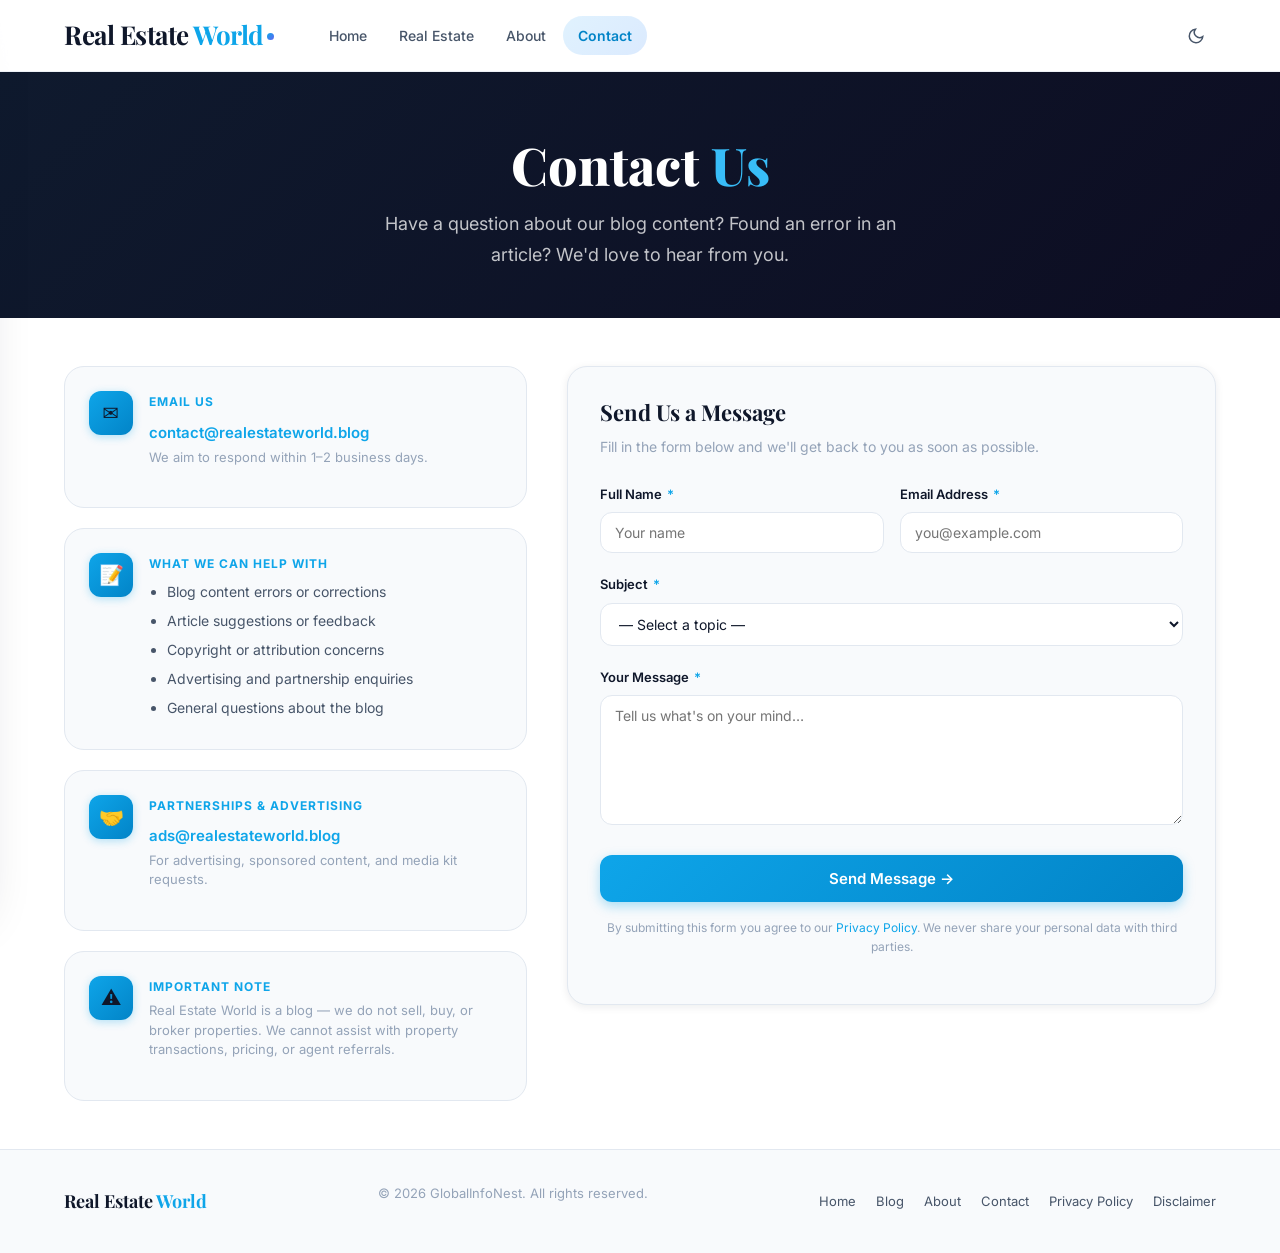
<file: contact/index.html>
<!DOCTYPE html>
<html lang="en" data-theme="light">
<head>
  <meta charset="UTF-8">
  <meta name="viewport" content="width=device-width, initial-scale=1.0">
  <title>Contact Us | Real Estate World</title>
  <meta name="description" content="Contact Real Estate World for blog-related queries, content corrections, feedback, or advertising enquiries.">
  <meta property="og:title" content="Contact Real Estate World">
  <meta property="og:description" content="Reach out to Real Estate World for blog-related questions, content feedback, or advertising partnerships.">
  <meta property="og:type" content="website">
  <link rel="canonical" href="/contact">
  <link rel="icon" type="image/svg+xml" href="../assets/icons/favicon.svg">

  <!-- Google Fonts -->
  <link rel="preconnect" href="https://fonts.googleapis.com">
  <link rel="preconnect" href="https://fonts.gstatic.com" crossorigin>
  <link href="https://fonts.googleapis.com/css2?family=Inter:wght@400;500;600;700&family=Playfair+Display:wght@700;800&display=swap" rel="stylesheet">

  <!-- CSS -->
  <link rel="stylesheet" href="../assets/css/base.css">
  <link rel="stylesheet" href="../assets/css/header.css">
  <link rel="stylesheet" href="../assets/css/dark-mode.css">

  <!-- Google Analytics -->
  <script async src="https://www.googletagmanager.com/gtag/js?id=G-F9TKTH7W32"></script>
  <script>
    window.dataLayer = window.dataLayer || [];
    function gtag(){dataLayer.push(arguments);}
    gtag('js', new Date());
    gtag('config', 'G-F9TKTH7W32');
  </script>

  <!-- Theme JS -->
  <script src="../assets/js/theme.js"></script>

  <style>
    .page-hero {
      background: linear-gradient(135deg, #0f1a2e 0%, #0d0d22 100%);
      padding: var(--sp-16) 0 var(--sp-12);
      text-align: center;
      color: #fff;
    }
    .page-hero h1 {
      font-family: var(--font-heading);
      font-size: clamp(32px, 5vw, 52px);
      font-weight: 800;
      margin-bottom: var(--sp-4);
      line-height: 1.1;
      color: #fff;
    }
    .page-hero p {
      font-size: clamp(15px, 2vw, 18px);
      color: rgba(255,255,255,0.75);
      max-width: 560px;
      margin: 0 auto;
      line-height: 1.7;
    }
    .hero-accent { color: #38bdf8; }

    /* Contact layout */
    .contact-section { padding: var(--sp-12) 0; }
    .contact-grid {
      display: grid;
      grid-template-columns: 1fr 1.4fr;
      gap: var(--sp-10);
      align-items: start;
    }

    /* Info panel */
    .contact-info { display: flex; flex-direction: column; gap: var(--sp-5); }
    .info-card {
      background: var(--color-bg-secondary);
      border: 1px solid var(--color-border);
      border-radius: var(--radius-lg);
      padding: var(--sp-6);
      display: flex;
      gap: var(--sp-4);
      align-items: flex-start;
      transition: border-color var(--t-base);
    }
    .info-card:hover { border-color: rgba(14,165,233,0.35); }
    .info-icon {
      width: 44px; height: 44px;
      border-radius: var(--radius-md);
      background: linear-gradient(135deg, var(--color-primary), var(--color-primary-dark));
      display: flex;
      align-items: center;
      justify-content: center;
      font-size: 20px;
      flex-shrink: 0;
      box-shadow: 0 2px 8px rgba(14,165,233,0.3);
    }
    .info-body {}
    .info-label {
      font-size: 12px;
      font-weight: 700;
      text-transform: uppercase;
      letter-spacing: 1px;
      color: var(--color-primary);
      margin-bottom: 4px;
    }
    .info-value {
      font-size: 15px;
      font-weight: 600;
      color: var(--color-text);
      margin-bottom: 4px;
    }
    .info-note {
      font-size: 13px;
      color: var(--color-text-muted);
      line-height: 1.5;
    }
    .info-link {
      color: var(--color-primary);
      font-size: 15px;
      font-weight: 600;
      text-decoration: none;
      transition: opacity var(--t-base);
    }
    .info-link:hover { opacity: 0.8; text-decoration: underline; }

    /* Social links */
    .social-row {
      display: flex;
      gap: var(--sp-3);
      margin-top: var(--sp-2);
    }
    .social-btn {
      display: flex;
      align-items: center;
      gap: var(--sp-2);
      padding: 8px 16px;
      border: 1px solid var(--color-border);
      border-radius: var(--radius-full);
      font-size: 13px;
      font-weight: 600;
      color: var(--color-text-secondary);
      text-decoration: none;
      transition: all var(--t-base);
      background: var(--color-bg-secondary);
    }
    .social-btn:hover {
      border-color: var(--color-primary);
      color: var(--color-primary);
      background: var(--color-primary-light);
    }

    /* Contact form */
    .contact-form-wrap {
      background: var(--color-bg-secondary);
      border: 1px solid var(--color-border);
      border-radius: var(--radius-lg);
      padding: var(--sp-8);
      box-shadow: var(--shadow-sm);
    }
    .contact-form-wrap h2 {
      font-family: var(--font-heading);
      font-size: 22px;
      margin-bottom: var(--sp-2);
    }
    .contact-form-wrap .form-intro {
      font-size: 14px;
      color: var(--color-text-muted);
      margin-bottom: var(--sp-6);
    }

    .form-group { margin-bottom: var(--sp-5); }
    .form-row { display: grid; grid-template-columns: 1fr 1fr; gap: var(--sp-4); }
    .form-label {
      display: block;
      font-size: 13px;
      font-weight: 600;
      color: var(--color-text);
      margin-bottom: 6px;
    }
    .form-label .req { color: var(--color-primary); margin-left: 2px; }
    .form-input,
    .form-select,
    .form-textarea {
      width: 100%;
      padding: 11px 14px;
      border: 1px solid var(--color-border);
      border-radius: var(--radius-md);
      font-size: 14px;
      font-family: var(--font-body);
      color: var(--color-text);
      background: var(--color-bg);
      outline: none;
      transition: border-color var(--t-base), box-shadow var(--t-base);
      box-sizing: border-box;
    }
    .form-input:focus,
    .form-select:focus,
    .form-textarea:focus {
      border-color: var(--color-primary);
      box-shadow: 0 0 0 3px rgba(14,165,233,0.15);
    }
    .form-textarea { min-height: 130px; resize: vertical; }

    .submit-btn {
      width: 100%;
      padding: 14px;
      background: linear-gradient(135deg, var(--color-primary), var(--color-primary-dark));
      color: #fff;
      border: none;
      border-radius: var(--radius-md);
      font-size: 15px;
      font-weight: 600;
      cursor: pointer;
      font-family: var(--font-body);
      transition: all var(--t-base);
      box-shadow: 0 4px 12px rgba(14,165,233,0.35);
    }
    .submit-btn:hover {
      transform: translateY(-1px);
      box-shadow: 0 8px 20px rgba(14,165,233,0.45);
    }
    .submit-btn:active { transform: translateY(0); }

    .form-notice {
      margin-top: var(--sp-4);
      font-size: 12px;
      color: var(--color-text-muted);
      text-align: center;
      line-height: 1.6;
    }
    .form-notice a { color: var(--color-primary); }

    /* Success message */
    #form-success {
      display: none;
      text-align: center;
      padding: var(--sp-8);
    }
    #form-success .success-icon { font-size: 48px; margin-bottom: var(--sp-4); display: block; }
    #form-success h3 { font-family: var(--font-heading); font-size: 22px; margin-bottom: var(--sp-3); }
    #form-success p { color: var(--color-text-secondary); line-height: 1.7; }

    /* Map placeholder */
    .hours-callout {
      margin-top: var(--sp-8);
      background: linear-gradient(135deg, rgba(14,165,233,0.08), rgba(99,102,241,0.06));
      border: 1px solid rgba(14,165,233,0.2);
      border-radius: var(--radius-lg);
      padding: var(--sp-6);
    }
    .hours-callout h3 {
      font-family: var(--font-heading);
      font-size: 17px;
      margin-bottom: var(--sp-4);
      color: var(--color-text);
      display: flex;
      align-items: center;
      gap: var(--sp-2);
    }
    .hours-table { width: 100%; border-collapse: collapse; font-size: 14px; }
    .hours-table td { padding: 8px 0; color: var(--color-text-secondary); border-bottom: 1px solid var(--color-border); }
    .hours-table tr:last-child td { border-bottom: none; }
    .hours-table td:first-child { font-weight: 600; color: var(--color-text); width: 55%; }
    .hours-open { color: #10B981; font-weight: 600; }
    .hours-closed { color: var(--color-text-muted); }

    /* Footer */
    .site-footer { background: var(--color-bg-secondary); border-top: 1px solid var(--color-border); padding: var(--sp-8) 0; }
    .footer-inner { display: flex; align-items: center; justify-content: space-between; flex-wrap: wrap; gap: var(--sp-4); }
    .footer-brand { font-family: var(--font-heading); font-size: 18px; font-weight: 700; color: var(--color-text); }
    .footer-brand span { color: var(--color-primary); }
    .footer-copy { font-size: 13px; color: var(--color-text-muted); }
    .footer-nav { display: flex; gap: var(--sp-5); flex-wrap: wrap; }
    .footer-link { font-size: 13px; color: var(--color-text-secondary); transition: color var(--t-base); }
    .footer-link:hover { color: var(--color-primary); }

    @media (max-width: 900px) {
      .contact-grid { grid-template-columns: 1fr; }
    }
    @media (max-width: 480px) {
      .form-row { grid-template-columns: 1fr; }
    }
  </style>
</head>
<body>

  <!-- HEADER -->
  <header class="site-header" role="banner" id="site-header">
    <div class="container header-inner">
      <a href="/" class="site-logo" aria-label="Real Estate World home">
        <span class="logo-text">Real Estate<span class="logo-accent"> World</span></span>
        <span class="logo-dot" aria-hidden="true"></span>
      </a>
      <nav class="site-nav" aria-label="Main navigation">
        <a href="/" class="nav-link">Home</a>
        <a href="/blog" class="nav-link">Real Estate</a>
        <a href="/about" class="nav-link">About</a>
        <a href="/contact" class="nav-link active">Contact</a>
      </nav>
      <div class="header-controls">
        <button class="icon-btn" data-theme-toggle aria-label="Toggle dark mode" type="button">
          <svg class="icon-moon" width="18" height="18" viewBox="0 0 24 24" fill="none" stroke="currentColor" stroke-width="2" stroke-linecap="round" aria-hidden="true"><path d="M21 12.79A9 9 0 1 1 11.21 3 7 7 0 0 0 21 12.79z"/></svg>
          <svg class="icon-sun" width="18" height="18" viewBox="0 0 24 24" fill="none" stroke="currentColor" stroke-width="2" stroke-linecap="round" aria-hidden="true"><circle cx="12" cy="12" r="5"/><line x1="12" y1="1" x2="12" y2="3"/><line x1="12" y1="21" x2="12" y2="23"/><line x1="4.22" y1="4.22" x2="5.64" y2="5.64"/><line x1="18.36" y1="18.36" x2="19.78" y2="19.78"/><line x1="1" y1="12" x2="3" y2="12"/><line x1="21" y1="12" x2="23" y2="12"/><line x1="4.22" y1="19.78" x2="5.64" y2="18.36"/><line x1="18.36" y1="5.64" x2="19.78" y2="4.22"/></svg>
        </button>
        <button id="hamburger-btn" class="icon-btn" aria-label="Open navigation menu" aria-expanded="false" type="button">
          <svg width="20" height="20" viewBox="0 0 24 24" fill="none" stroke="currentColor" stroke-width="2" stroke-linecap="round" aria-hidden="true"><line x1="3" y1="6" x2="21" y2="6"/><line x1="3" y1="12" x2="21" y2="12"/><line x1="3" y1="18" x2="21" y2="18"/></svg>
        </button>
      </div>
    </div>
  </header>

  <div id="drawer-overlay" class="drawer-overlay" aria-hidden="true"></div>
  <aside id="mobile-drawer" class="mobile-drawer" aria-label="Mobile navigation" role="dialog" aria-modal="true">
    <button id="drawer-close-btn" class="icon-btn drawer-close-btn" aria-label="Close menu" type="button">
      <svg width="18" height="18" viewBox="0 0 24 24" fill="none" stroke="currentColor" stroke-width="2.5" stroke-linecap="round" aria-hidden="true"><line x1="18" y1="6" x2="6" y2="18"/><line x1="6" y1="6" x2="18" y2="18"/></svg>
    </button>
    <span class="drawer-logo">Real Estate<span> World</span></span>
    <nav aria-label="Mobile navigation">
      <a href="/" class="nav-link">Home</a>
      <a href="/blog" class="nav-link">Real Estate</a>
      <a href="/about" class="nav-link">About</a>
      <a href="/contact" class="nav-link">Contact</a>
    </nav>
  </aside>

  <!-- HERO -->
  <section class="page-hero">
    <div class="container">
      <h1>Contact <span class="hero-accent">Us</span></h1>
      <p>Have a question about our blog content? Found an error in an article? We'd love to hear from you.</p>
    </div>
  </section>

  <!-- CONTACT SECTION -->
  <section class="contact-section">
    <div class="container">
      <div class="contact-grid">

        <!-- Contact info -->
        <div class="contact-info">

          <div class="info-card">
            <div class="info-icon">✉️</div>
            <div class="info-body">
              <div class="info-label">Email Us</div>
              <a href="mailto:contact@realestateworld.blog" class="info-link">contact@realestateworld.blog</a>
              <p class="info-note">We aim to respond within 1–2 business days.</p>
            </div>
          </div>

          <div class="info-card">
            <div class="info-icon">📝</div>
            <div class="info-body">
              <div class="info-label">What We Can Help With</div>
              <ul style="margin:0;padding-left:18px;color:var(--color-text-secondary);font-size:14px;line-height:1.8;">
                <li>Blog content errors or corrections</li>
                <li>Article suggestions or feedback</li>
                <li>Copyright or attribution concerns</li>
                <li>Advertising and partnership enquiries</li>
                <li>General questions about the blog</li>
              </ul>
            </div>
          </div>

          <div class="info-card">
            <div class="info-icon">🤝</div>
            <div class="info-body">
              <div class="info-label">Partnerships &amp; Advertising</div>
              <a href="mailto:ads@realestateworld.blog" class="info-link">ads@realestateworld.blog</a>
              <p class="info-note">For advertising, sponsored content, and media kit requests.</p>
            </div>
          </div>

          <div class="info-card">
            <div class="info-icon">⚠️</div>
            <div class="info-body">
              <div class="info-label">Important Note</div>
              <p class="info-note">Real Estate World is a blog — we do not sell, buy, or broker properties. We cannot assist with property transactions, pricing, or agent referrals.</p>
            </div>
          </div>

        </div>

        <!-- Contact form -->
        <div class="contact-form-wrap">
          <h2>Send Us a Message</h2>
          <p class="form-intro">Fill in the form below and we'll get back to you as soon as possible.</p>

          <form id="contact-form" novalidate>
            <div class="form-row">
              <div class="form-group">
                <label class="form-label" for="cf-name">Full Name <span class="req">*</span></label>
                <input id="cf-name" name="name" type="text" class="form-input" placeholder="Your name" required autocomplete="name">
              </div>
              <div class="form-group">
                <label class="form-label" for="cf-email">Email Address <span class="req">*</span></label>
                <input id="cf-email" name="email" type="email" class="form-input" placeholder="you@example.com" required autocomplete="email">
              </div>
            </div>
            <div class="form-group">
              <label class="form-label" for="cf-subject">Subject <span class="req">*</span></label>
              <select id="cf-subject" name="subject" class="form-select" required>
                <option value="">— Select a topic —</option>
                <option value="content-error">Content Error / Correction</option>
                <option value="content-suggestion">Article Suggestion</option>
                <option value="feedback">General Feedback</option>
                <option value="copyright">Copyright / Attribution</option>
                <option value="advertising">Advertising / Partnership</option>
                <option value="other">Other</option>
              </select>
            </div>
            <div class="form-group">
              <label class="form-label" for="cf-message">Your Message <span class="req">*</span></label>
              <textarea id="cf-message" name="message" class="form-textarea" placeholder="Tell us what's on your mind…" required></textarea>
            </div>
            <button type="submit" class="submit-btn">Send Message →</button>
            <p class="form-notice">
              By submitting this form you agree to our <a href="/privacy-policy">Privacy Policy</a>.
              We never share your personal data with third parties.
            </p>
          </form>

          <div id="form-success" role="alert">
            <span class="success-icon">✅</span>
            <h3>Message Sent!</h3>
            <p>Thank you for reaching out. We'll review your message and reply as soon as possible.</p>
          </div>
        </div>

      </div>
    </div>
  </section>

  <!-- FOOTER -->
  <footer class="site-footer" aria-label="Site footer">
    <div class="container footer-inner">
      <span class="footer-brand">Real Estate<span> World</span></span>
      <p class="footer-copy">&copy; 2026 GlobalInfoNest. All rights reserved.</p>
      <nav class="footer-nav" aria-label="Footer navigation">
        <a href="/" class="footer-link">Home</a>
        <a href="/blog" class="footer-link">Blog</a>
        <a href="/about" class="footer-link">About</a>
        <a href="/contact" class="footer-link">Contact</a>
        <a href="/privacy-policy" class="footer-link">Privacy Policy</a>
        <a href="/disclaimer" class="footer-link">Disclaimer</a>
      </nav>
    </div>
  </footer>

  <script src="../assets/js/header.js" defer></script>
  <script>
    // Simple client-side form submission demo (replace with your backend/Formspree endpoint)
    document.getElementById('contact-form').addEventListener('submit', function(e) {
      e.preventDefault();
      var name = document.getElementById('cf-name').value.trim();
      var email = document.getElementById('cf-email').value.trim();
      var subject = document.getElementById('cf-subject').value;
      var message = document.getElementById('cf-message').value.trim();
      if (!name || !email || !subject || !message) {
        alert('Please fill in all required fields.');
        return;
      }
      // Show success message
      this.style.display = 'none';
      document.getElementById('form-success').style.display = 'block';
      // GA event
      if (typeof gtag === 'function') {
        gtag('event', 'form_submit', { event_category: 'Contact', event_label: subject });
      }
    });
  </script>

</body>
</html>
</file>
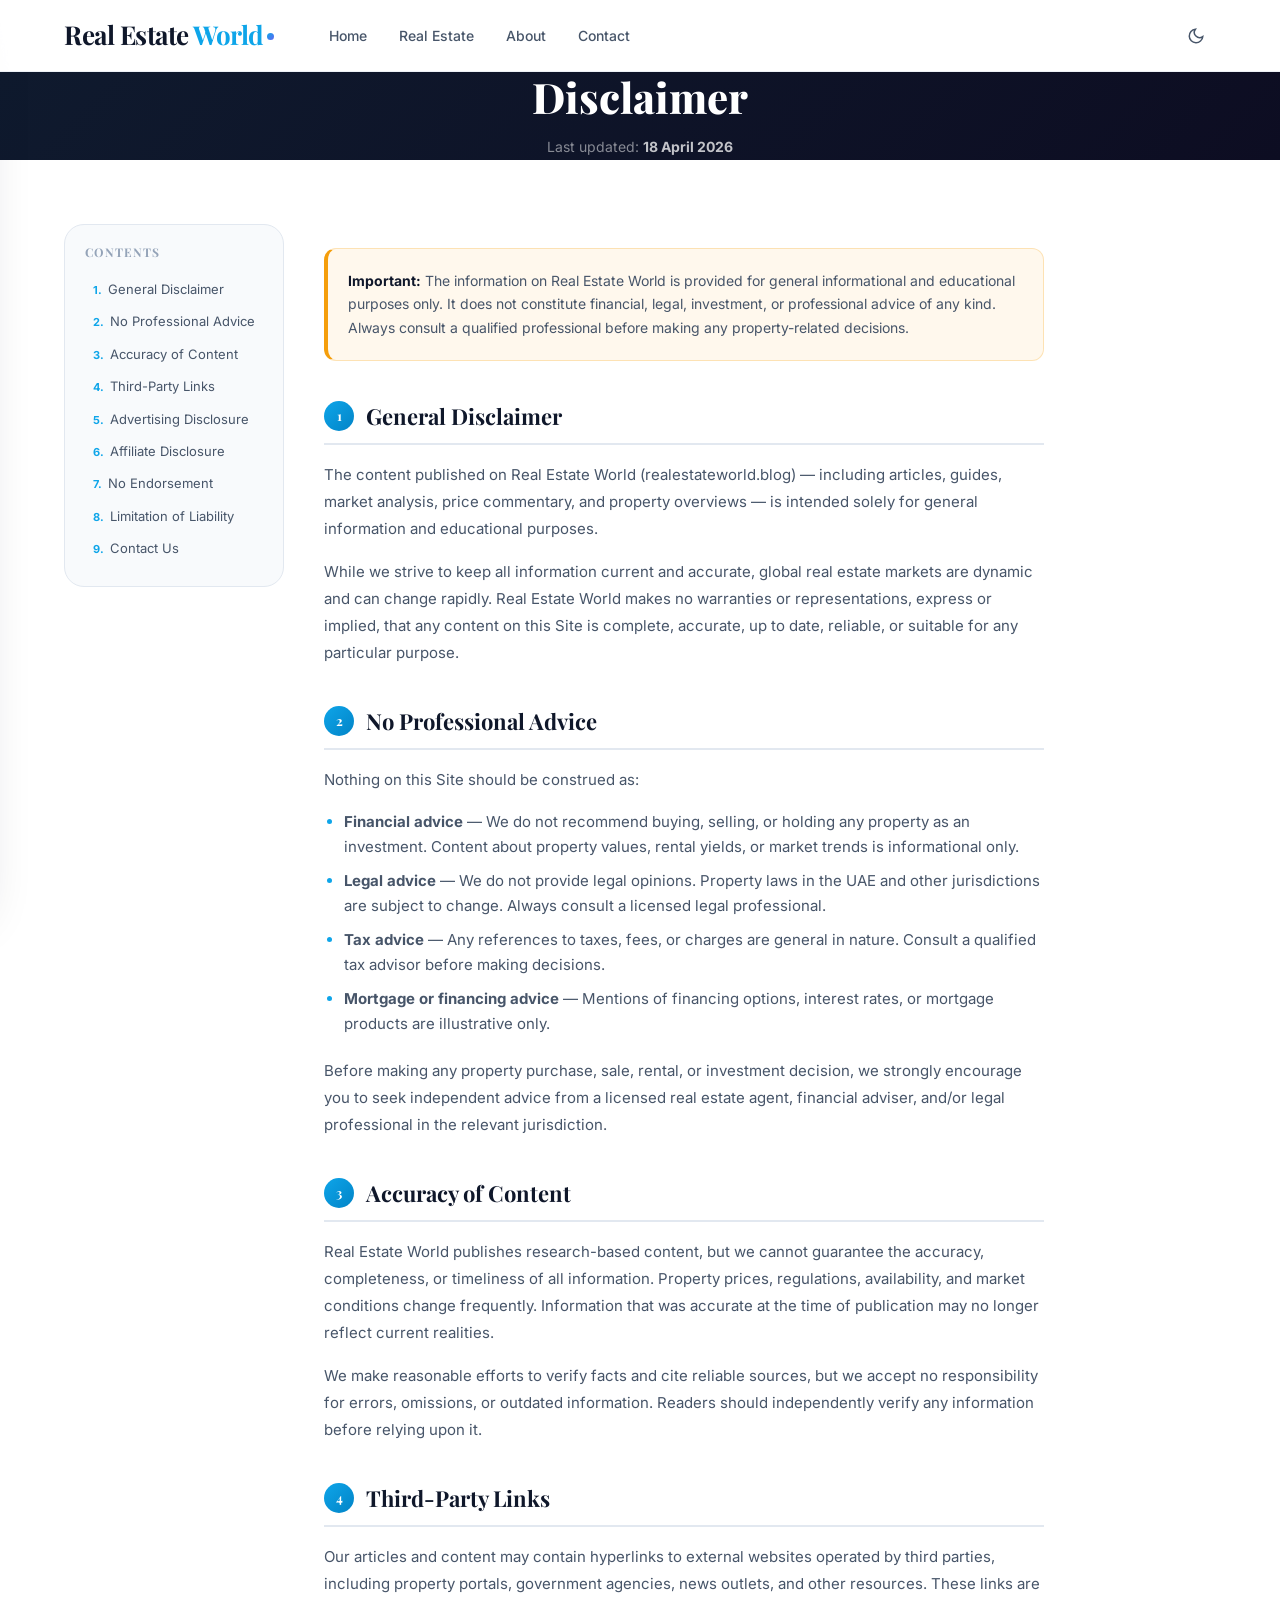
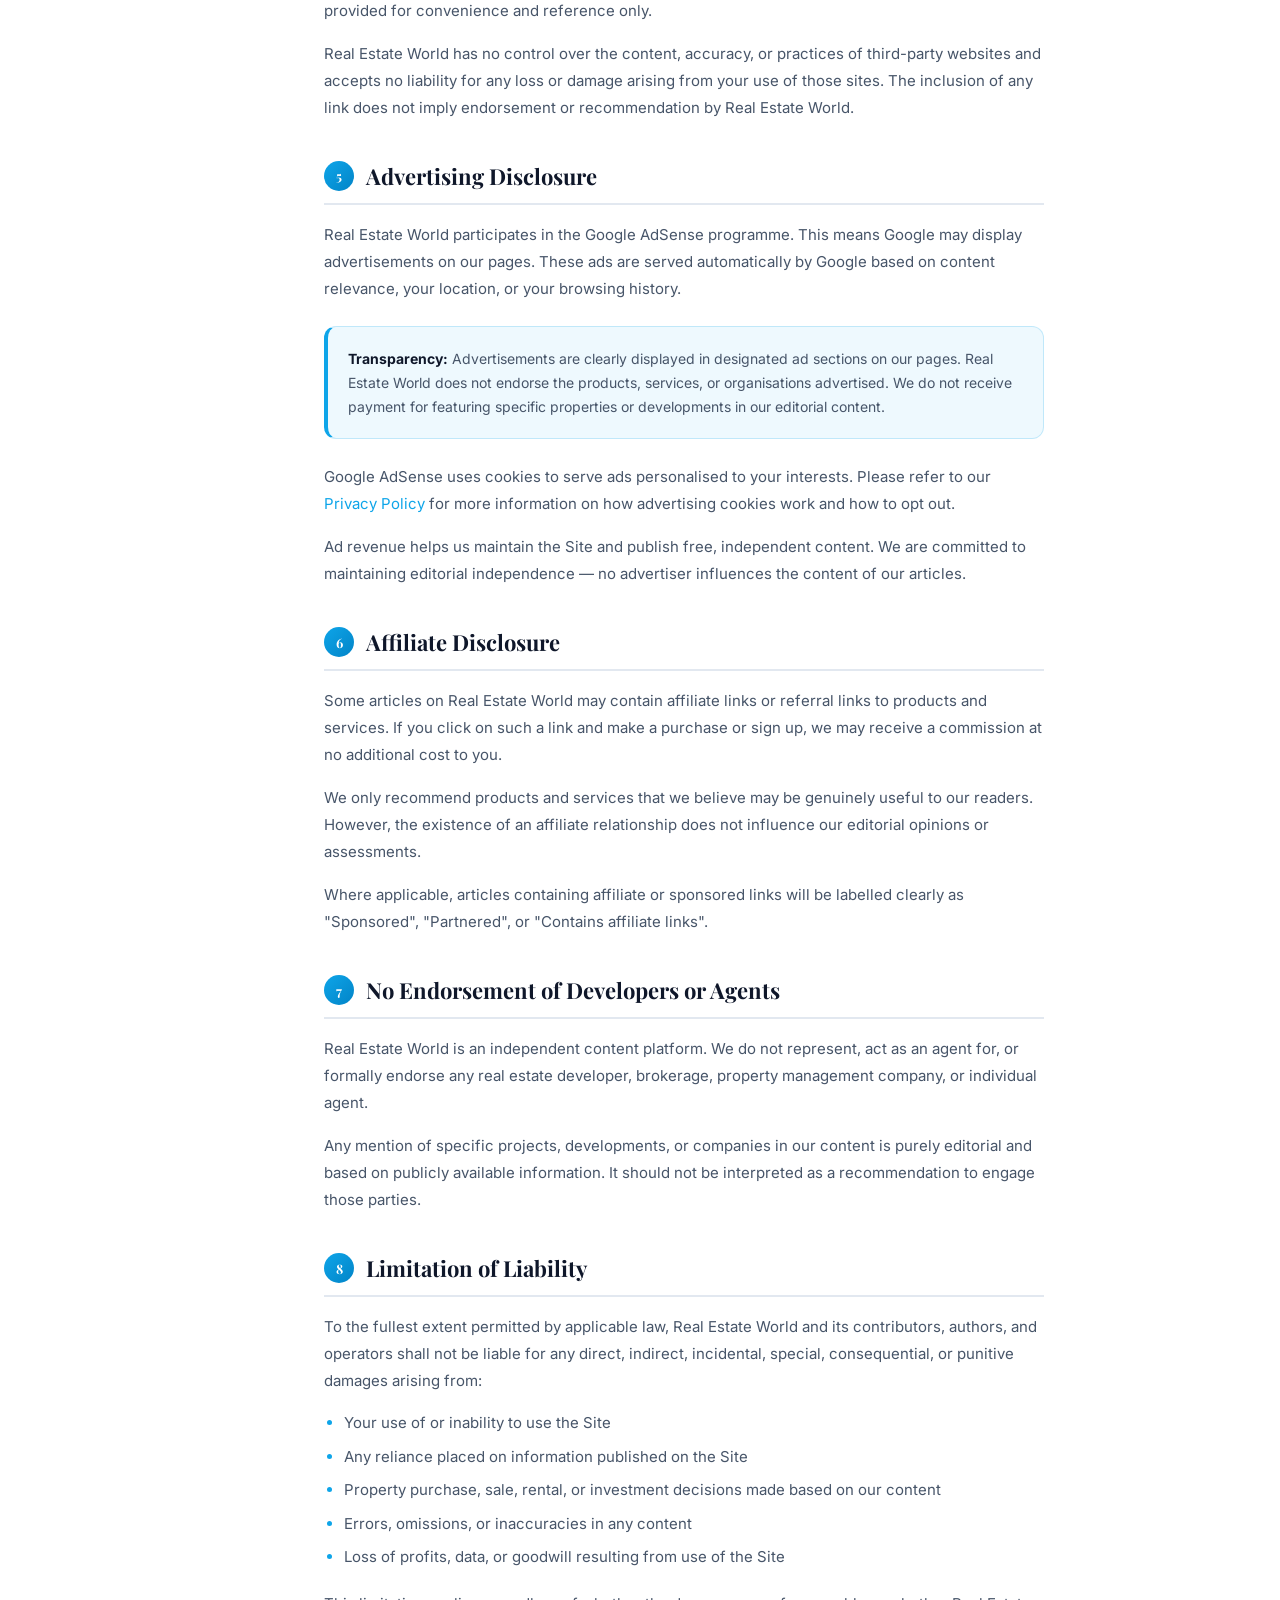
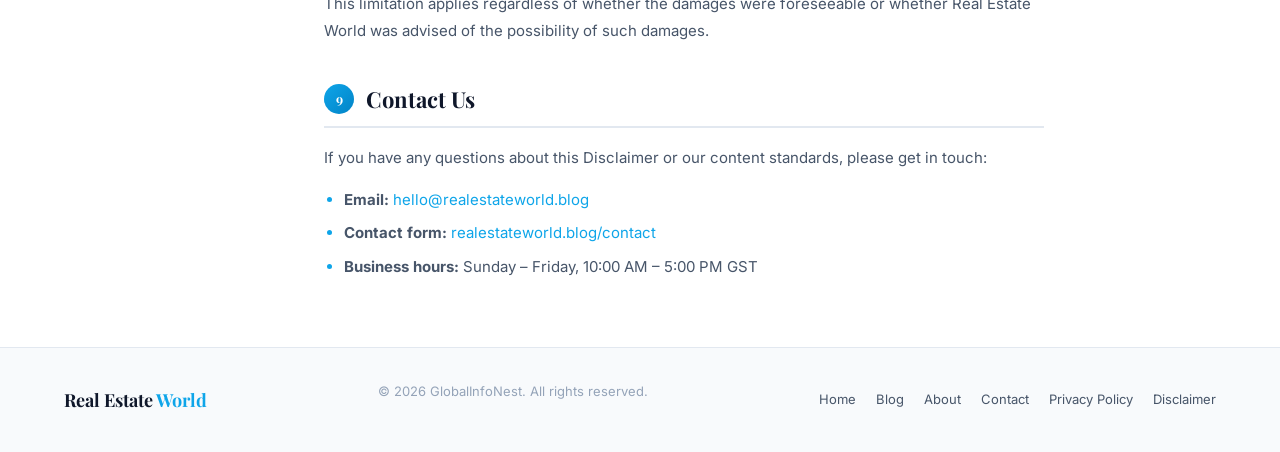
<file: disclaimer/index.html>
<!DOCTYPE html>
<html lang="en" data-theme="light">
<head>
  <meta charset="UTF-8">
  <meta name="viewport" content="width=device-width, initial-scale=1.0">
  <title>Disclaimer | Real Estate World</title>
  <meta name="description" content="Disclaimer for Real Estate World — our content is for informational purposes only and does not constitute financial, legal, or investment advice.">
  <meta property="og:title" content="Disclaimer | Real Estate World">
  <meta property="og:type" content="website">
  <link rel="canonical" href="/disclaimer">
  <link rel="icon" type="image/svg+xml" href="../assets/icons/favicon.svg">

  <link rel="preconnect" href="https://fonts.googleapis.com">
  <link rel="preconnect" href="https://fonts.gstatic.com" crossorigin>
  <link href="https://fonts.googleapis.com/css2?family=Inter:wght@400;500;600;700&family=Playfair+Display:wght@700;800&display=swap" rel="stylesheet">

  <link rel="stylesheet" href="../assets/css/base.css">
  <link rel="stylesheet" href="../assets/css/header.css">
  <link rel="stylesheet" href="../assets/css/dark-mode.css">

  <!-- Google Analytics -->
  <script async src="https://www.googletagmanager.com/gtag/js?id=G-F9TKTH7W32"></script>
  <script>
    window.dataLayer = window.dataLayer || [];
    function gtag(){dataLayer.push(arguments);}
    gtag('js', new Date());
    gtag('config', 'G-F9TKTH7W32');
  </script>
  <script src="../assets/js/theme.js"></script>

  <style>
    .page-hero {
      background: linear-gradient(135deg, #0f1a2e 0%, #0d0d22 100%);
      padding: var(--sp-14) 0 var(--sp-10);
      text-align: center;
      color: #fff;
    }
    .page-hero h1 {
      font-family: var(--font-heading);
      font-size: clamp(28px, 4vw, 42px);
      font-weight: 800;
      margin-bottom: var(--sp-3);
      color: #fff;
    }
    .page-hero .meta-text { font-size: 14px; color: rgba(255,255,255,0.5); }
    .page-hero .meta-text strong { color: rgba(255,255,255,0.75); }

    .legal-page { padding: var(--sp-12) 0; }
    .legal-layout {
      display: grid;
      grid-template-columns: 220px 1fr;
      gap: var(--sp-10);
      align-items: start;
    }
    .legal-toc {
      position: sticky;
      top: calc(var(--header-height) + var(--sp-5));
      background: var(--color-bg-secondary);
      border: 1px solid var(--color-border);
      border-radius: var(--radius-lg);
      padding: var(--sp-5);
    }
    .legal-toc h3 {
      font-size: 12px;
      font-weight: 700;
      text-transform: uppercase;
      letter-spacing: 1px;
      color: var(--color-text-muted);
      margin-bottom: var(--sp-4);
    }
    .legal-toc ol { list-style: none; padding: 0; margin: 0; counter-reset: toc-counter; }
    .legal-toc ol li { counter-increment: toc-counter; }
    .legal-toc ol li a {
      display: flex;
      align-items: baseline;
      gap: 6px;
      font-size: 13px;
      color: var(--color-text-secondary);
      padding: 5px 8px;
      border-radius: var(--radius-sm);
      transition: all var(--t-base);
      line-height: 1.4;
    }
    .legal-toc ol li a::before {
      content: counter(toc-counter) ".";
      color: var(--color-primary);
      font-weight: 700;
      font-size: 11px;
      flex-shrink: 0;
    }
    .legal-toc ol li a:hover { background: var(--color-primary-light); color: var(--color-primary-dark); }

    .legal-content { max-width: 720px; }
    .legal-content h2 {
      font-family: var(--font-heading);
      font-size: clamp(18px, 2.5vw, 22px);
      margin-top: var(--sp-10);
      margin-bottom: var(--sp-4);
      padding-bottom: var(--sp-3);
      border-bottom: 2px solid var(--color-border);
      scroll-margin-top: calc(var(--header-height) + 16px);
      display: flex;
      align-items: center;
      gap: var(--sp-3);
    }
    .section-num {
      width: 30px; height: 30px;
      border-radius: var(--radius-full);
      background: linear-gradient(135deg, var(--color-primary), var(--color-primary-dark));
      color: #fff;
      font-size: 13px;
      font-weight: 700;
      display: inline-flex;
      align-items: center;
      justify-content: center;
      flex-shrink: 0;
    }
    .legal-content p { font-size: 15px; color: var(--color-text-secondary); line-height: 1.8; margin-bottom: var(--sp-4); }
    .legal-content ul { margin-bottom: var(--sp-5); padding-left: var(--sp-5); }
    .legal-content li { font-size: 15px; color: var(--color-text-secondary); line-height: 1.7; margin-bottom: var(--sp-2); }
    .legal-content li::marker { color: var(--color-primary); }
    .legal-content a { color: var(--color-primary); }
    .legal-content a:hover { text-decoration: underline; }

    .warning-box {
      background: rgba(245, 158, 11, 0.07);
      border: 1px solid rgba(245, 158, 11, 0.25);
      border-left: 4px solid #f59e0b;
      border-radius: var(--radius-md);
      padding: var(--sp-5);
      margin: var(--sp-6) 0;
      font-size: 14px;
      color: var(--color-text-secondary);
      line-height: 1.7;
    }
    .warning-box strong { color: var(--color-text); }
    .info-box {
      background: rgba(14,165,233,0.07);
      border: 1px solid rgba(14,165,233,0.2);
      border-left: 4px solid var(--color-primary);
      border-radius: var(--radius-md);
      padding: var(--sp-5);
      margin: var(--sp-6) 0;
      font-size: 14px;
      color: var(--color-text-secondary);
      line-height: 1.7;
    }
    .info-box strong { color: var(--color-text); }

    /* Footer */
    .site-footer { background: var(--color-bg-secondary); border-top: 1px solid var(--color-border); padding: var(--sp-8) 0; }
    .footer-inner { display: flex; align-items: center; justify-content: space-between; flex-wrap: wrap; gap: var(--sp-4); }
    .footer-brand { font-family: var(--font-heading); font-size: 18px; font-weight: 700; color: var(--color-text); }
    .footer-brand span { color: var(--color-primary); }
    .footer-copy { font-size: 13px; color: var(--color-text-muted); }
    .footer-nav { display: flex; gap: var(--sp-5); flex-wrap: wrap; }
    .footer-link { font-size: 13px; color: var(--color-text-secondary); transition: color var(--t-base); }
    .footer-link:hover { color: var(--color-primary); }

    @media (max-width: 768px) {
      .legal-layout { grid-template-columns: 1fr; }
      .legal-toc { position: static; }
    }
  </style>
</head>
<body>

  <!-- HEADER -->
  <header class="site-header" role="banner" id="site-header">
    <div class="container header-inner">
      <a href="/" class="site-logo" aria-label="Real Estate World home">
        <span class="logo-text">Real Estate<span class="logo-accent"> World</span></span>
        <span class="logo-dot" aria-hidden="true"></span>
      </a>
      <nav class="site-nav" aria-label="Main navigation">
        <a href="/" class="nav-link">Home</a>
        <a href="/blog" class="nav-link">Real Estate</a>
        <a href="/about" class="nav-link">About</a>
        <a href="/contact" class="nav-link">Contact</a>
      </nav>
      <div class="header-controls">
        <button class="icon-btn" data-theme-toggle aria-label="Toggle dark mode" type="button">
          <svg class="icon-moon" width="18" height="18" viewBox="0 0 24 24" fill="none" stroke="currentColor" stroke-width="2" stroke-linecap="round" aria-hidden="true"><path d="M21 12.79A9 9 0 1 1 11.21 3 7 7 0 0 0 21 12.79z"/></svg>
          <svg class="icon-sun" width="18" height="18" viewBox="0 0 24 24" fill="none" stroke="currentColor" stroke-width="2" stroke-linecap="round" aria-hidden="true"><circle cx="12" cy="12" r="5"/><line x1="12" y1="1" x2="12" y2="3"/><line x1="12" y1="21" x2="12" y2="23"/><line x1="4.22" y1="4.22" x2="5.64" y2="5.64"/><line x1="18.36" y1="18.36" x2="19.78" y2="19.78"/><line x1="1" y1="12" x2="3" y2="12"/><line x1="21" y1="12" x2="23" y2="12"/><line x1="4.22" y1="19.78" x2="5.64" y2="18.36"/><line x1="18.36" y1="5.64" x2="19.78" y2="4.22"/></svg>
        </button>
        <button id="hamburger-btn" class="icon-btn" aria-label="Open navigation menu" aria-expanded="false" type="button">
          <svg width="20" height="20" viewBox="0 0 24 24" fill="none" stroke="currentColor" stroke-width="2" stroke-linecap="round" aria-hidden="true"><line x1="3" y1="6" x2="21" y2="6"/><line x1="3" y1="12" x2="21" y2="12"/><line x1="3" y1="18" x2="21" y2="18"/></svg>
        </button>
      </div>
    </div>
  </header>

  <div id="drawer-overlay" class="drawer-overlay" aria-hidden="true"></div>
  <aside id="mobile-drawer" class="mobile-drawer" aria-label="Mobile navigation" role="dialog" aria-modal="true">
    <button id="drawer-close-btn" class="icon-btn drawer-close-btn" aria-label="Close menu" type="button">
      <svg width="18" height="18" viewBox="0 0 24 24" fill="none" stroke="currentColor" stroke-width="2.5" stroke-linecap="round" aria-hidden="true"><line x1="18" y1="6" x2="6" y2="18"/><line x1="6" y1="6" x2="18" y2="18"/></svg>
    </button>
    <span class="drawer-logo">Real Estate<span> World</span></span>
    <nav aria-label="Mobile navigation"><a href="/" class="nav-link">Home</a><a href="/blog" class="nav-link">Real Estate</a><a href="/about" class="nav-link">About</a><a href="/contact" class="nav-link">Contact</a></nav>
  </aside>

  <!-- HERO -->
  <section class="page-hero">
    <div class="container">
      <h1>Disclaimer</h1>
      <p class="meta-text">Last updated: <strong>18 April 2026</strong></p>
    </div>
  </section>

  <section class="legal-page">
    <div class="container">
      <div class="legal-layout">

        <!-- TOC -->
        <nav class="legal-toc" aria-label="Disclaimer sections">
          <h3>Contents</h3>
          <ol>
            <li><a href="#general">General Disclaimer</a></li>
            <li><a href="#no-professional-advice">No Professional Advice</a></li>
            <li><a href="#accuracy">Accuracy of Content</a></li>
            <li><a href="#third-party-links">Third-Party Links</a></li>
            <li><a href="#advertising">Advertising Disclosure</a></li>
            <li><a href="#affiliate">Affiliate Disclosure</a></li>
            <li><a href="#no-endorsement">No Endorsement</a></li>
            <li><a href="#limitation">Limitation of Liability</a></li>
            <li><a href="#contact-us">Contact Us</a></li>
          </ol>
        </nav>

        <!-- Content -->
        <div class="legal-content">

          <div class="warning-box">
            <strong>Important:</strong> The information on Real Estate World is provided for general informational and educational purposes only. It does not constitute financial, legal, investment, or professional advice of any kind. Always consult a qualified professional before making any property-related decisions.
          </div>

          <h2 id="general"><span class="section-num">1</span> General Disclaimer</h2>
          <p>The content published on Real Estate World (realestateworld.blog) — including articles, guides, market analysis, price commentary, and property overviews — is intended solely for general information and educational purposes.</p>
          <p>While we strive to keep all information current and accurate, global real estate markets are dynamic and can change rapidly. Real Estate World makes no warranties or representations, express or implied, that any content on this Site is complete, accurate, up to date, reliable, or suitable for any particular purpose.</p>

          <h2 id="no-professional-advice"><span class="section-num">2</span> No Professional Advice</h2>
          <p>Nothing on this Site should be construed as:</p>
          <ul>
            <li><strong>Financial advice</strong> — We do not recommend buying, selling, or holding any property as an investment. Content about property values, rental yields, or market trends is informational only.</li>
            <li><strong>Legal advice</strong> — We do not provide legal opinions. Property laws in the UAE and other jurisdictions are subject to change. Always consult a licensed legal professional.</li>
            <li><strong>Tax advice</strong> — Any references to taxes, fees, or charges are general in nature. Consult a qualified tax advisor before making decisions.</li>
            <li><strong>Mortgage or financing advice</strong> — Mentions of financing options, interest rates, or mortgage products are illustrative only.</li>
          </ul>
          <p>Before making any property purchase, sale, rental, or investment decision, we strongly encourage you to seek independent advice from a licensed real estate agent, financial adviser, and/or legal professional in the relevant jurisdiction.</p>

          <h2 id="accuracy"><span class="section-num">3</span> Accuracy of Content</h2>
          <p>Real Estate World publishes research-based content, but we cannot guarantee the accuracy, completeness, or timeliness of all information. Property prices, regulations, availability, and market conditions change frequently. Information that was accurate at the time of publication may no longer reflect current realities.</p>
          <p>We make reasonable efforts to verify facts and cite reliable sources, but we accept no responsibility for errors, omissions, or outdated information. Readers should independently verify any information before relying upon it.</p>

          <h2 id="third-party-links"><span class="section-num">4</span> Third-Party Links</h2>
          <p>Our articles and content may contain hyperlinks to external websites operated by third parties, including property portals, government agencies, news outlets, and other resources. These links are provided for convenience and reference only.</p>
          <p>Real Estate World has no control over the content, accuracy, or practices of third-party websites and accepts no liability for any loss or damage arising from your use of those sites. The inclusion of any link does not imply endorsement or recommendation by Real Estate World.</p>

          <h2 id="advertising"><span class="section-num">5</span> Advertising Disclosure</h2>
          <p>Real Estate World participates in the Google AdSense programme. This means Google may display advertisements on our pages. These ads are served automatically by Google based on content relevance, your location, or your browsing history.</p>
          <div class="info-box">
            <strong>Transparency:</strong> Advertisements are clearly displayed in designated ad sections on our pages. Real Estate World does not endorse the products, services, or organisations advertised. We do not receive payment for featuring specific properties or developments in our editorial content.
          </div>
          <p>Google AdSense uses cookies to serve ads personalised to your interests. Please refer to our <a href="/privacy-policy">Privacy Policy</a> for more information on how advertising cookies work and how to opt out.</p>
          <p>Ad revenue helps us maintain the Site and publish free, independent content. We are committed to maintaining editorial independence — no advertiser influences the content of our articles.</p>

          <h2 id="affiliate"><span class="section-num">6</span> Affiliate Disclosure</h2>
          <p>Some articles on Real Estate World may contain affiliate links or referral links to products and services. If you click on such a link and make a purchase or sign up, we may receive a commission at no additional cost to you.</p>
          <p>We only recommend products and services that we believe may be genuinely useful to our readers. However, the existence of an affiliate relationship does not influence our editorial opinions or assessments.</p>
          <p>Where applicable, articles containing affiliate or sponsored links will be labelled clearly as "Sponsored", "Partnered", or "Contains affiliate links".</p>

          <h2 id="no-endorsement"><span class="section-num">7</span> No Endorsement of Developers or Agents</h2>
          <p>Real Estate World is an independent content platform. We do not represent, act as an agent for, or formally endorse any real estate developer, brokerage, property management company, or individual agent.</p>
          <p>Any mention of specific projects, developments, or companies in our content is purely editorial and based on publicly available information. It should not be interpreted as a recommendation to engage those parties.</p>

          <h2 id="limitation"><span class="section-num">8</span> Limitation of Liability</h2>
          <p>To the fullest extent permitted by applicable law, Real Estate World and its contributors, authors, and operators shall not be liable for any direct, indirect, incidental, special, consequential, or punitive damages arising from:</p>
          <ul>
            <li>Your use of or inability to use the Site</li>
            <li>Any reliance placed on information published on the Site</li>
            <li>Property purchase, sale, rental, or investment decisions made based on our content</li>
            <li>Errors, omissions, or inaccuracies in any content</li>
            <li>Loss of profits, data, or goodwill resulting from use of the Site</li>
          </ul>
          <p>This limitation applies regardless of whether the damages were foreseeable or whether Real Estate World was advised of the possibility of such damages.</p>

          <h2 id="contact-us"><span class="section-num">9</span> Contact Us</h2>
          <p>If you have any questions about this Disclaimer or our content standards, please get in touch:</p>
          <ul>
            <li><strong>Email:</strong> <a href="mailto:hello@realestateworld.blog">hello@realestateworld.blog</a></li>
            <li><strong>Contact form:</strong> <a href="/contact">realestateworld.blog/contact</a></li>
            <li><strong>Business hours:</strong> Sunday – Friday, 10:00 AM – 5:00 PM GST</li>
          </ul>

        </div>
      </div>
    </div>
  </section>

  <!-- FOOTER -->
  <footer class="site-footer" aria-label="Site footer">
    <div class="container footer-inner">
      <span class="footer-brand">Real Estate<span> World</span></span>
      <p class="footer-copy">&copy; 2026 GlobalInfoNest. All rights reserved.</p>
      <nav class="footer-nav" aria-label="Footer navigation">
        <a href="/" class="footer-link">Home</a>
        <a href="/blog" class="footer-link">Blog</a>
        <a href="/about" class="footer-link">About</a>
        <a href="/contact" class="footer-link">Contact</a>
        <a href="/privacy-policy" class="footer-link">Privacy Policy</a>
        <a href="/disclaimer" class="footer-link">Disclaimer</a>
      </nav>
    </div>
  </footer>

  <script src="../assets/js/header.js" defer></script>
</body>
</html>
</file>
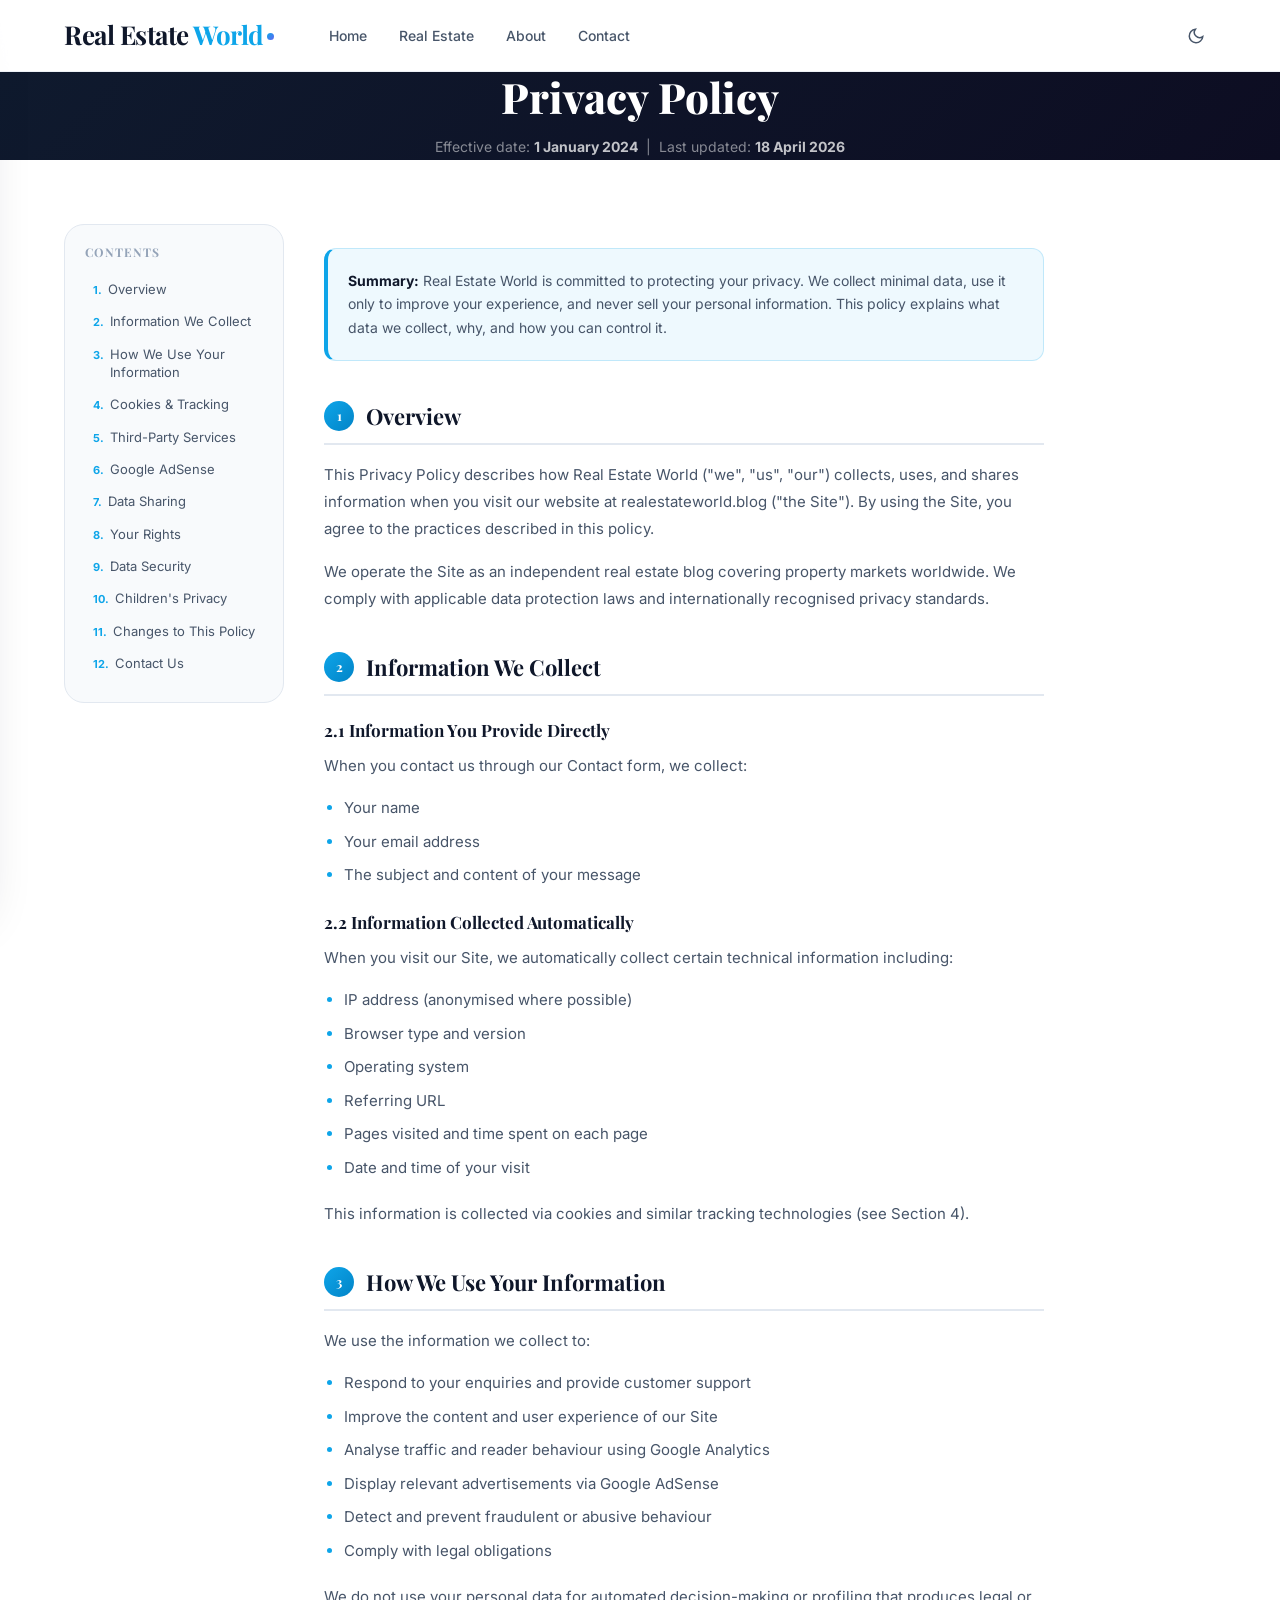
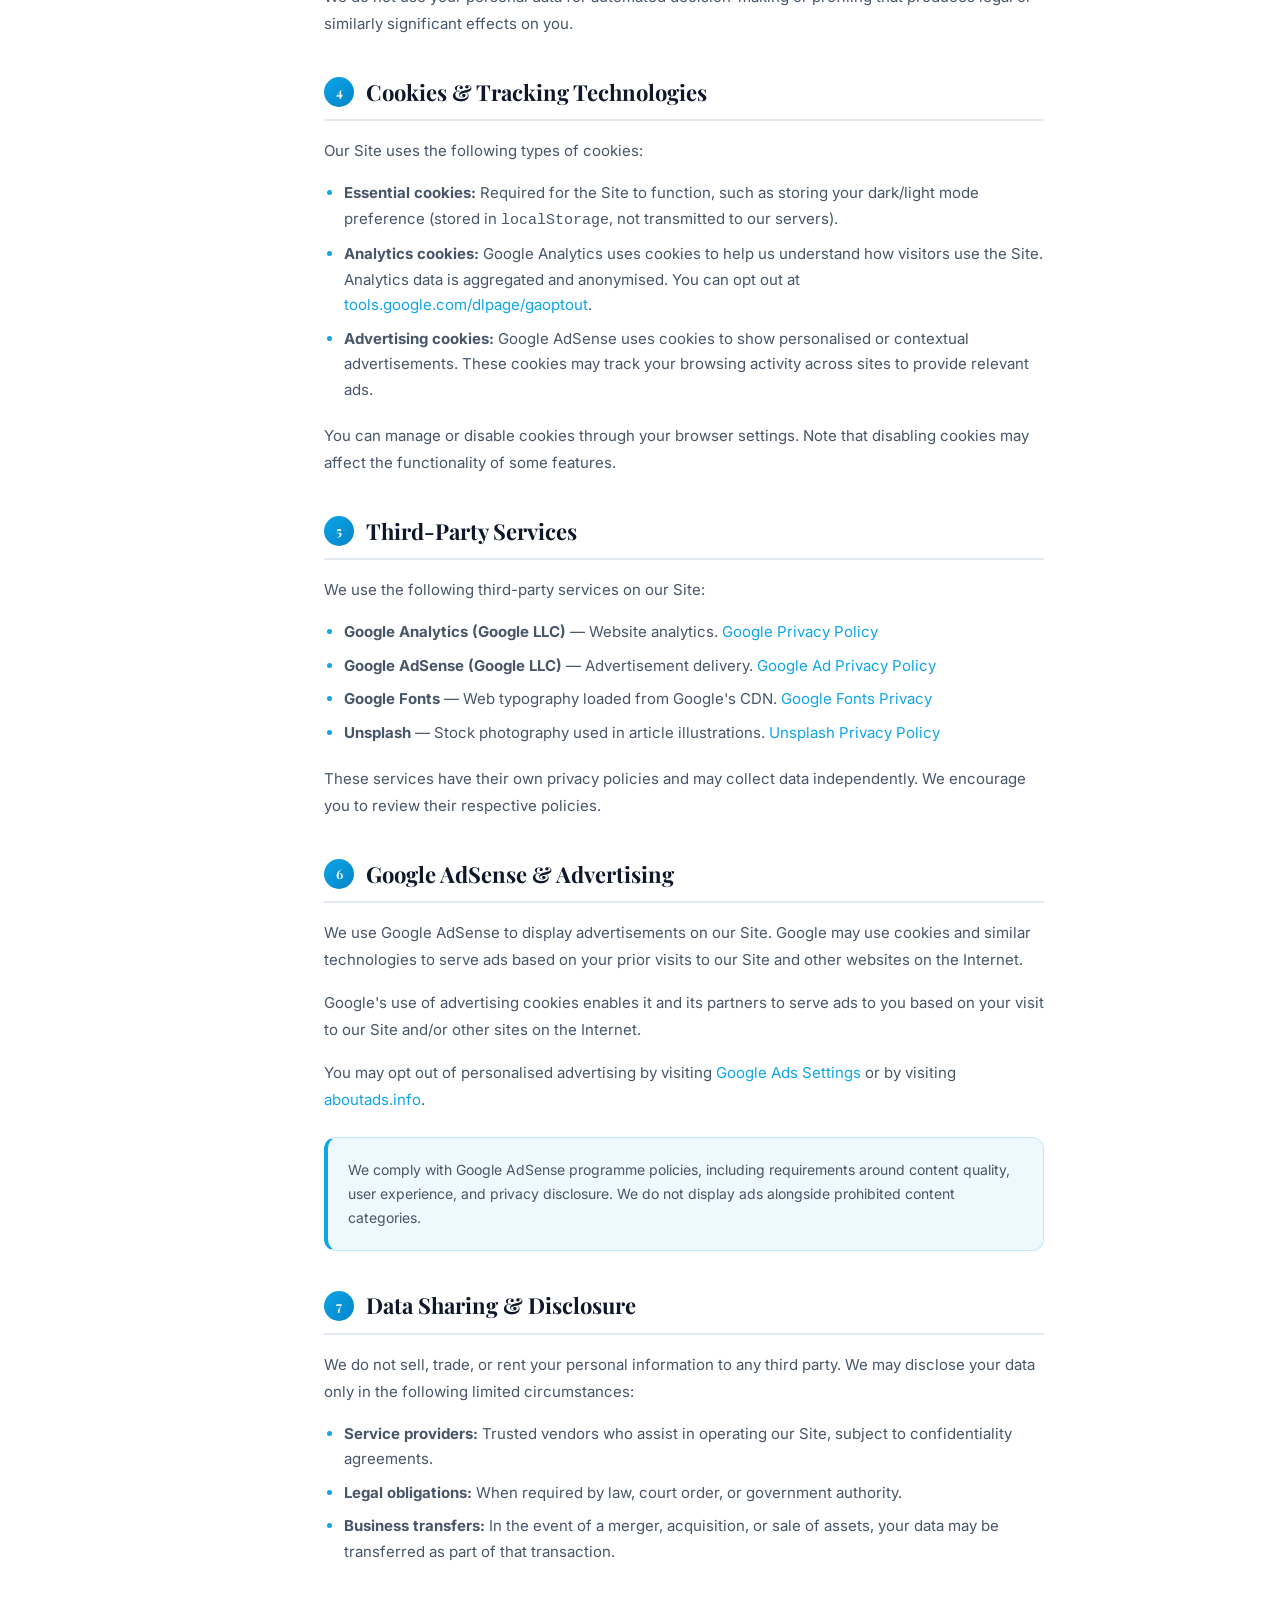
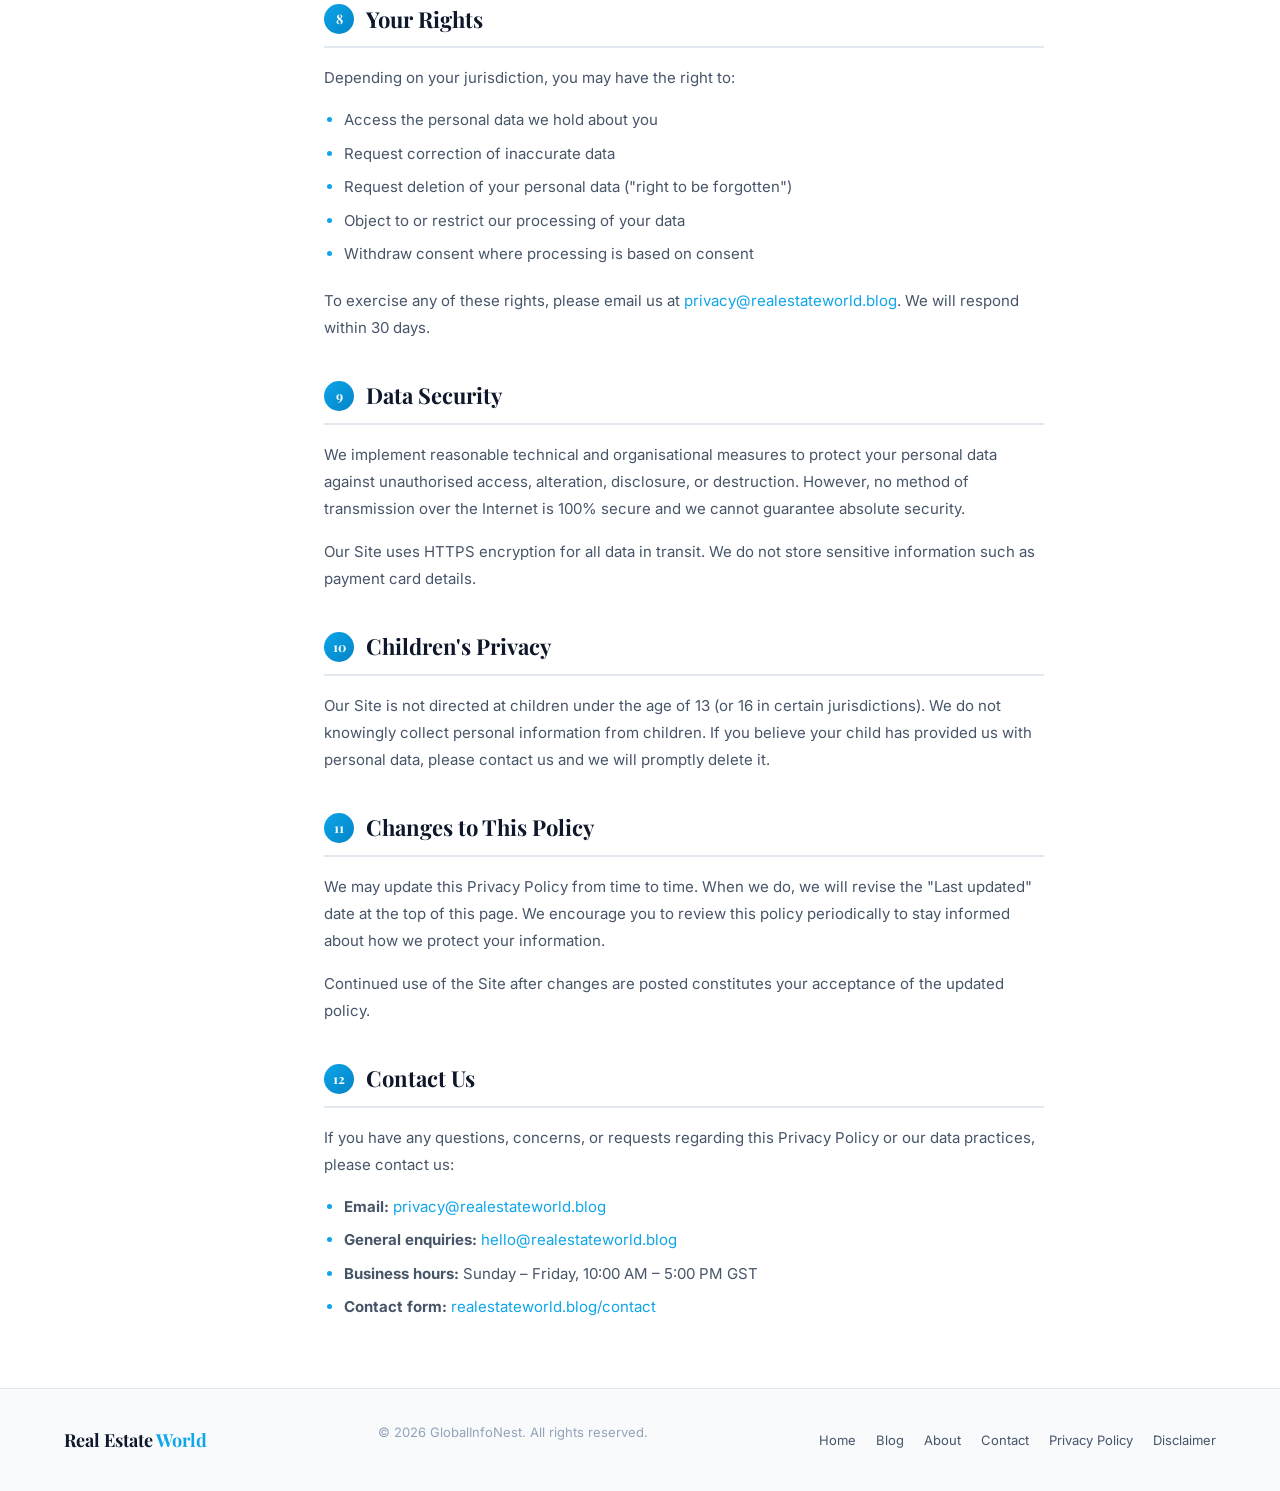
<file: privacy-policy/index.html>
<!DOCTYPE html>
<html lang="en" data-theme="light">
<head>
  <meta charset="UTF-8">
  <meta name="viewport" content="width=device-width, initial-scale=1.0">
  <title>Privacy Policy | Real Estate World</title>
  <meta name="description" content="Real Estate World's Privacy Policy — how we collect, use, and protect your personal information in accordance with applicable data protection laws.">
  <meta property="og:title" content="Privacy Policy | Real Estate World">
  <meta property="og:type" content="website">
  <link rel="canonical" href="/privacy-policy">
  <link rel="icon" type="image/svg+xml" href="../assets/icons/favicon.svg">

  <link rel="preconnect" href="https://fonts.googleapis.com">
  <link rel="preconnect" href="https://fonts.gstatic.com" crossorigin>
  <link href="https://fonts.googleapis.com/css2?family=Inter:wght@400;500;600;700&family=Playfair+Display:wght@700;800&display=swap" rel="stylesheet">

  <link rel="stylesheet" href="../assets/css/base.css">
  <link rel="stylesheet" href="../assets/css/header.css">
  <link rel="stylesheet" href="../assets/css/dark-mode.css">

  <!-- Google Analytics -->
  <script async src="https://www.googletagmanager.com/gtag/js?id=G-F9TKTH7W32"></script>
  <script>
    window.dataLayer = window.dataLayer || [];
    function gtag(){dataLayer.push(arguments);}
    gtag('js', new Date());
    gtag('config', 'G-F9TKTH7W32');
  </script>
  <script src="../assets/js/theme.js"></script>

  <style>
    .page-hero {
      background: linear-gradient(135deg, #0f1a2e 0%, #0d0d22 100%);
      padding: var(--sp-14) 0 var(--sp-10);
      text-align: center;
      color: #fff;
    }
    .page-hero h1 {
      font-family: var(--font-heading);
      font-size: clamp(28px, 4vw, 42px);
      font-weight: 800;
      margin-bottom: var(--sp-3);
      color: #fff;
    }
    .page-hero .meta-text {
      font-size: 14px;
      color: rgba(255,255,255,0.5);
    }
    .page-hero .meta-text strong { color: rgba(255,255,255,0.75); }

    .legal-page { padding: var(--sp-12) 0; }
    .legal-layout {
      display: grid;
      grid-template-columns: 220px 1fr;
      gap: var(--sp-10);
      align-items: start;
    }
    /* Sticky TOC */
    .legal-toc {
      position: sticky;
      top: calc(var(--header-height) + var(--sp-5));
      background: var(--color-bg-secondary);
      border: 1px solid var(--color-border);
      border-radius: var(--radius-lg);
      padding: var(--sp-5);
    }
    .legal-toc h3 {
      font-size: 12px;
      font-weight: 700;
      text-transform: uppercase;
      letter-spacing: 1px;
      color: var(--color-text-muted);
      margin-bottom: var(--sp-4);
    }
    .legal-toc ol { list-style: none; padding: 0; margin: 0; counter-reset: toc-counter; }
    .legal-toc ol li { counter-increment: toc-counter; }
    .legal-toc ol li a {
      display: flex;
      align-items: baseline;
      gap: 6px;
      font-size: 13px;
      color: var(--color-text-secondary);
      padding: 5px 8px;
      border-radius: var(--radius-sm);
      transition: all var(--t-base);
      line-height: 1.4;
    }
    .legal-toc ol li a::before {
      content: counter(toc-counter) ".";
      color: var(--color-primary);
      font-weight: 700;
      font-size: 11px;
      flex-shrink: 0;
    }
    .legal-toc ol li a:hover { background: var(--color-primary-light); color: var(--color-primary-dark); }

    /* Content */
    .legal-content { max-width: 720px; }
    .legal-content h2 {
      font-family: var(--font-heading);
      font-size: clamp(18px, 2.5vw, 22px);
      margin-top: var(--sp-10);
      margin-bottom: var(--sp-4);
      padding-bottom: var(--sp-3);
      border-bottom: 2px solid var(--color-border);
      scroll-margin-top: calc(var(--header-height) + 16px);
      display: flex;
      align-items: center;
      gap: var(--sp-3);
    }
    .section-num {
      width: 30px; height: 30px;
      border-radius: var(--radius-full);
      background: linear-gradient(135deg, var(--color-primary), var(--color-primary-dark));
      color: #fff;
      font-size: 13px;
      font-weight: 700;
      display: inline-flex;
      align-items: center;
      justify-content: center;
      flex-shrink: 0;
    }
    .legal-content p { font-size: 15px; color: var(--color-text-secondary); line-height: 1.8; margin-bottom: var(--sp-4); }
    .legal-content ul { margin-bottom: var(--sp-5); padding-left: var(--sp-5); }
    .legal-content li { font-size: 15px; color: var(--color-text-secondary); line-height: 1.7; margin-bottom: var(--sp-2); }
    .legal-content li::marker { color: var(--color-primary); }
    .legal-content h3 { font-family: var(--font-heading); font-size: 17px; margin: var(--sp-6) 0 var(--sp-3); color: var(--color-text); }
    .legal-content a { color: var(--color-primary); }
    .legal-content a:hover { text-decoration: underline; }

    .info-box {
      background: rgba(14,165,233,0.07);
      border: 1px solid rgba(14,165,233,0.2);
      border-left: 4px solid var(--color-primary);
      border-radius: var(--radius-md);
      padding: var(--sp-5);
      margin: var(--sp-6) 0;
      font-size: 14px;
      color: var(--color-text-secondary);
      line-height: 1.7;
    }
    .info-box strong { color: var(--color-text); }

    /* Footer */
    .site-footer { background: var(--color-bg-secondary); border-top: 1px solid var(--color-border); padding: var(--sp-8) 0; }
    .footer-inner { display: flex; align-items: center; justify-content: space-between; flex-wrap: wrap; gap: var(--sp-4); }
    .footer-brand { font-family: var(--font-heading); font-size: 18px; font-weight: 700; color: var(--color-text); }
    .footer-brand span { color: var(--color-primary); }
    .footer-copy { font-size: 13px; color: var(--color-text-muted); }
    .footer-nav { display: flex; gap: var(--sp-5); flex-wrap: wrap; }
    .footer-link { font-size: 13px; color: var(--color-text-secondary); transition: color var(--t-base); }
    .footer-link:hover { color: var(--color-primary); }

    @media (max-width: 768px) {
      .legal-layout { grid-template-columns: 1fr; }
      .legal-toc { position: static; }
    }
  </style>
</head>
<body>

  <!-- HEADER -->
  <header class="site-header" role="banner" id="site-header">
    <div class="container header-inner">
      <a href="/" class="site-logo" aria-label="Real Estate World home">
        <span class="logo-text">Real Estate<span class="logo-accent"> World</span></span>
        <span class="logo-dot" aria-hidden="true"></span>
      </a>
      <nav class="site-nav" aria-label="Main navigation">
        <a href="/" class="nav-link">Home</a>
        <a href="/blog" class="nav-link">Real Estate</a>
        <a href="/about" class="nav-link">About</a>
        <a href="/contact" class="nav-link">Contact</a>
      </nav>
      <div class="header-controls">
        <button class="icon-btn" data-theme-toggle aria-label="Toggle dark mode" type="button">
          <svg class="icon-moon" width="18" height="18" viewBox="0 0 24 24" fill="none" stroke="currentColor" stroke-width="2" stroke-linecap="round" aria-hidden="true"><path d="M21 12.79A9 9 0 1 1 11.21 3 7 7 0 0 0 21 12.79z"/></svg>
          <svg class="icon-sun" width="18" height="18" viewBox="0 0 24 24" fill="none" stroke="currentColor" stroke-width="2" stroke-linecap="round" aria-hidden="true"><circle cx="12" cy="12" r="5"/><line x1="12" y1="1" x2="12" y2="3"/><line x1="12" y1="21" x2="12" y2="23"/><line x1="4.22" y1="4.22" x2="5.64" y2="5.64"/><line x1="18.36" y1="18.36" x2="19.78" y2="19.78"/><line x1="1" y1="12" x2="3" y2="12"/><line x1="21" y1="12" x2="23" y2="12"/><line x1="4.22" y1="19.78" x2="5.64" y2="18.36"/><line x1="18.36" y1="5.64" x2="19.78" y2="4.22"/></svg>
        </button>
        <button id="hamburger-btn" class="icon-btn" aria-label="Open navigation menu" aria-expanded="false" type="button">
          <svg width="20" height="20" viewBox="0 0 24 24" fill="none" stroke="currentColor" stroke-width="2" stroke-linecap="round" aria-hidden="true"><line x1="3" y1="6" x2="21" y2="6"/><line x1="3" y1="12" x2="21" y2="12"/><line x1="3" y1="18" x2="21" y2="18"/></svg>
        </button>
      </div>
    </div>
  </header>

  <div id="drawer-overlay" class="drawer-overlay" aria-hidden="true"></div>
  <aside id="mobile-drawer" class="mobile-drawer" aria-label="Mobile navigation" role="dialog" aria-modal="true">
    <button id="drawer-close-btn" class="icon-btn drawer-close-btn" aria-label="Close menu" type="button">
      <svg width="18" height="18" viewBox="0 0 24 24" fill="none" stroke="currentColor" stroke-width="2.5" stroke-linecap="round" aria-hidden="true"><line x1="18" y1="6" x2="6" y2="18"/><line x1="6" y1="6" x2="18" y2="18"/></svg>
    </button>
    <span class="drawer-logo">Real Estate<span> World</span></span>
    <nav aria-label="Mobile navigation"><a href="/" class="nav-link">Home</a><a href="/blog" class="nav-link">Real Estate</a><a href="/about" class="nav-link">About</a><a href="/contact" class="nav-link">Contact</a></nav>
  </aside>

  <!-- HERO -->
  <section class="page-hero">
    <div class="container">
      <h1>Privacy Policy</h1>
      <p class="meta-text">Effective date: <strong>1 January 2024</strong> &nbsp;|&nbsp; Last updated: <strong>18 April 2026</strong></p>
    </div>
  </section>

  <section class="legal-page">
    <div class="container">
      <div class="legal-layout">

        <!-- TOC -->
        <nav class="legal-toc" aria-label="Privacy policy sections">
          <h3>Contents</h3>
          <ol>
            <li><a href="#overview">Overview</a></li>
            <li><a href="#information-we-collect">Information We Collect</a></li>
            <li><a href="#how-we-use">How We Use Your Information</a></li>
            <li><a href="#cookies">Cookies &amp; Tracking</a></li>
            <li><a href="#third-parties">Third-Party Services</a></li>
            <li><a href="#google-adsense">Google AdSense</a></li>
            <li><a href="#data-sharing">Data Sharing</a></li>
            <li><a href="#your-rights">Your Rights</a></li>
            <li><a href="#data-security">Data Security</a></li>
            <li><a href="#childrens-privacy">Children's Privacy</a></li>
            <li><a href="#changes">Changes to This Policy</a></li>
            <li><a href="#contact-us">Contact Us</a></li>
          </ol>
        </nav>

        <!-- Content -->
        <div class="legal-content">

          <div class="info-box">
            <strong>Summary:</strong> Real Estate World is committed to protecting your privacy. We collect minimal data, use it only to improve your experience, and never sell your personal information. This policy explains what data we collect, why, and how you can control it.
          </div>

          <h2 id="overview"><span class="section-num">1</span> Overview</h2>
          <p>This Privacy Policy describes how Real Estate World ("we", "us", "our") collects, uses, and shares information when you visit our website at realestateworld.blog ("the Site"). By using the Site, you agree to the practices described in this policy.</p>
          <p>We operate the Site as an independent real estate blog covering property markets worldwide. We comply with applicable data protection laws and internationally recognised privacy standards.</p>

          <h2 id="information-we-collect"><span class="section-num">2</span> Information We Collect</h2>
          <h3>2.1 Information You Provide Directly</h3>
          <p>When you contact us through our Contact form, we collect:</p>
          <ul>
            <li>Your name</li>
            <li>Your email address</li>
            <li>The subject and content of your message</li>
          </ul>
          <h3>2.2 Information Collected Automatically</h3>
          <p>When you visit our Site, we automatically collect certain technical information including:</p>
          <ul>
            <li>IP address (anonymised where possible)</li>
            <li>Browser type and version</li>
            <li>Operating system</li>
            <li>Referring URL</li>
            <li>Pages visited and time spent on each page</li>
            <li>Date and time of your visit</li>
          </ul>
          <p>This information is collected via cookies and similar tracking technologies (see Section 4).</p>

          <h2 id="how-we-use"><span class="section-num">3</span> How We Use Your Information</h2>
          <p>We use the information we collect to:</p>
          <ul>
            <li>Respond to your enquiries and provide customer support</li>
            <li>Improve the content and user experience of our Site</li>
            <li>Analyse traffic and reader behaviour using Google Analytics</li>
            <li>Display relevant advertisements via Google AdSense</li>
            <li>Detect and prevent fraudulent or abusive behaviour</li>
            <li>Comply with legal obligations</li>
          </ul>
          <p>We do not use your personal data for automated decision-making or profiling that produces legal or similarly significant effects on you.</p>

          <h2 id="cookies"><span class="section-num">4</span> Cookies &amp; Tracking Technologies</h2>
          <p>Our Site uses the following types of cookies:</p>
          <ul>
            <li><strong>Essential cookies:</strong> Required for the Site to function, such as storing your dark/light mode preference (stored in <code>localStorage</code>, not transmitted to our servers).</li>
            <li><strong>Analytics cookies:</strong> Google Analytics uses cookies to help us understand how visitors use the Site. Analytics data is aggregated and anonymised. You can opt out at <a href="https://tools.google.com/dlpage/gaoptout" rel="noopener noreferrer" target="_blank">tools.google.com/dlpage/gaoptout</a>.</li>
            <li><strong>Advertising cookies:</strong> Google AdSense uses cookies to show personalised or contextual advertisements. These cookies may track your browsing activity across sites to provide relevant ads.</li>
          </ul>
          <p>You can manage or disable cookies through your browser settings. Note that disabling cookies may affect the functionality of some features.</p>

          <h2 id="third-parties"><span class="section-num">5</span> Third-Party Services</h2>
          <p>We use the following third-party services on our Site:</p>
          <ul>
            <li><strong>Google Analytics (Google LLC)</strong> — Website analytics. <a href="https://policies.google.com/privacy" rel="noopener noreferrer" target="_blank">Google Privacy Policy</a></li>
            <li><strong>Google AdSense (Google LLC)</strong> — Advertisement delivery. <a href="https://policies.google.com/technologies/ads" rel="noopener noreferrer" target="_blank">Google Ad Privacy Policy</a></li>
            <li><strong>Google Fonts</strong> — Web typography loaded from Google's CDN. <a href="https://developers.google.com/fonts/faq/privacy" rel="noopener noreferrer" target="_blank">Google Fonts Privacy</a></li>
            <li><strong>Unsplash</strong> — Stock photography used in article illustrations. <a href="https://unsplash.com/privacy" rel="noopener noreferrer" target="_blank">Unsplash Privacy Policy</a></li>
          </ul>
          <p>These services have their own privacy policies and may collect data independently. We encourage you to review their respective policies.</p>

          <h2 id="google-adsense"><span class="section-num">6</span> Google AdSense &amp; Advertising</h2>
          <p>We use Google AdSense to display advertisements on our Site. Google may use cookies and similar technologies to serve ads based on your prior visits to our Site and other websites on the Internet.</p>
          <p>Google's use of advertising cookies enables it and its partners to serve ads to you based on your visit to our Site and/or other sites on the Internet.</p>
          <p>You may opt out of personalised advertising by visiting <a href="https://www.google.com/settings/ads" rel="noopener noreferrer" target="_blank">Google Ads Settings</a> or by visiting <a href="https://www.aboutads.info" rel="noopener noreferrer" target="_blank">aboutads.info</a>.</p>
          <div class="info-box">
            We comply with Google AdSense programme policies, including requirements around content quality, user experience, and privacy disclosure. We do not display ads alongside prohibited content categories.
          </div>

          <h2 id="data-sharing"><span class="section-num">7</span> Data Sharing &amp; Disclosure</h2>
          <p>We do not sell, trade, or rent your personal information to any third party. We may disclose your data only in the following limited circumstances:</p>
          <ul>
            <li><strong>Service providers:</strong> Trusted vendors who assist in operating our Site, subject to confidentiality agreements.</li>
            <li><strong>Legal obligations:</strong> When required by law, court order, or government authority.</li>
            <li><strong>Business transfers:</strong> In the event of a merger, acquisition, or sale of assets, your data may be transferred as part of that transaction.</li>
          </ul>

          <h2 id="your-rights"><span class="section-num">8</span> Your Rights</h2>
          <p>Depending on your jurisdiction, you may have the right to:</p>
          <ul>
            <li>Access the personal data we hold about you</li>
            <li>Request correction of inaccurate data</li>
            <li>Request deletion of your personal data ("right to be forgotten")</li>
            <li>Object to or restrict our processing of your data</li>
            <li>Withdraw consent where processing is based on consent</li>
          </ul>
          <p>To exercise any of these rights, please email us at <a href="mailto:privacy@realestateworld.blog">privacy@realestateworld.blog</a>. We will respond within 30 days.</p>

          <h2 id="data-security"><span class="section-num">9</span> Data Security</h2>
          <p>We implement reasonable technical and organisational measures to protect your personal data against unauthorised access, alteration, disclosure, or destruction. However, no method of transmission over the Internet is 100% secure and we cannot guarantee absolute security.</p>
          <p>Our Site uses HTTPS encryption for all data in transit. We do not store sensitive information such as payment card details.</p>

          <h2 id="childrens-privacy"><span class="section-num">10</span> Children's Privacy</h2>
          <p>Our Site is not directed at children under the age of 13 (or 16 in certain jurisdictions). We do not knowingly collect personal information from children. If you believe your child has provided us with personal data, please contact us and we will promptly delete it.</p>

          <h2 id="changes"><span class="section-num">11</span> Changes to This Policy</h2>
          <p>We may update this Privacy Policy from time to time. When we do, we will revise the "Last updated" date at the top of this page. We encourage you to review this policy periodically to stay informed about how we protect your information.</p>
          <p>Continued use of the Site after changes are posted constitutes your acceptance of the updated policy.</p>

          <h2 id="contact-us"><span class="section-num">12</span> Contact Us</h2>
          <p>If you have any questions, concerns, or requests regarding this Privacy Policy or our data practices, please contact us:</p>
          <ul>
            <li><strong>Email:</strong> <a href="mailto:privacy@realestateworld.blog">privacy@realestateworld.blog</a></li>
            <li><strong>General enquiries:</strong> <a href="mailto:hello@realestateworld.blog">hello@realestateworld.blog</a></li>
            <li><strong>Business hours:</strong> Sunday – Friday, 10:00 AM – 5:00 PM GST</li>
            <li><strong>Contact form:</strong> <a href="/contact">realestateworld.blog/contact</a></li>
          </ul>

        </div>
      </div>
    </div>
  </section>

  <!-- FOOTER -->
  <footer class="site-footer" aria-label="Site footer">
    <div class="container footer-inner">
      <span class="footer-brand">Real Estate<span> World</span></span>
      <p class="footer-copy">&copy; 2026 GlobalInfoNest. All rights reserved.</p>
      <nav class="footer-nav" aria-label="Footer navigation">
        <a href="/" class="footer-link">Home</a>
        <a href="/blog" class="footer-link">Blog</a>
        <a href="/about" class="footer-link">About</a>
        <a href="/contact" class="footer-link">Contact</a>
        <a href="/privacy-policy" class="footer-link">Privacy Policy</a>
        <a href="/disclaimer" class="footer-link">Disclaimer</a>
      </nav>
    </div>
  </footer>

  <script src="../assets/js/header.js" defer></script>
</body>
</html>
</file>
<file: assets/css/base.css>
/* ============================================================
   BASE.CSS — Global reset, custom properties, typography, utilities
   Real Estate World Real Estate Blog — Modern UI Refresh
   ============================================================ */

/* --- Google Fonts --- */
@import url('https://fonts.googleapis.com/css2?family=Inter:wght@400;500;600;700&family=Playfair+Display:ital,wght@0,600;0,700;1,600&display=swap');

/* ============================================================
   CSS Custom Properties — Light Mode Defaults
   ============================================================ */
:root {
  /* Brand */
  --color-primary:       #0EA5E9;
  --color-primary-dark:  #0284C7;
  --color-primary-light: #E0F2FE;
  --color-accent:        #6366F1; /* indigo accent for variety */

  /* Surface */
  --color-bg:            #ffffff;
  --color-bg-secondary:  #f8fafc;
  --color-bg-tertiary:   #f1f5f9;
  --color-bg-card:       #ffffff;

  /* Text */
  --color-text:          #0f172a;
  --color-text-secondary:#475569;
  --color-text-muted:    #94a3b8;

  /* Borders */
  --color-border:        #e2e8f0;
  --color-border-light:  #f1f5f9;

  /* Shadows */
  --shadow-xs:  0 1px 2px rgba(15,23,42,0.06);
  --shadow-sm:  0 2px 8px rgba(15,23,42,0.08);
  --shadow-md:  0 4px 16px rgba(15,23,42,0.10);
  --shadow-lg:  0 8px 32px rgba(15,23,42,0.12);
  --shadow-xl:  0 16px 48px rgba(15,23,42,0.16);
  --shadow-hover: 0 20px 60px rgba(14,165,233,0.18);

  /* Callouts */
  --callout-info-bg:     #eff6ff;
  --callout-info-border: #3b82f6;
  --callout-info-text:   #1d4ed8;
  --callout-tip-bg:      #f0fdf4;
  --callout-tip-border:  #22c55e;
  --callout-tip-text:    #15803d;
  --callout-warning-bg:  #fffbeb;
  --callout-warning-border: #f59e0b;
  --callout-warning-text:#b45309;

  /* Typography */
  --font-body:      'Inter', system-ui, -apple-system, sans-serif;
  --font-heading:   'Playfair Display', Georgia, serif;
  --font-size-base: clamp(15px, 2vw, 17px);
  --font-size-sm:   clamp(12px, 1.5vw, 14px);
  --font-size-lg:   clamp(17px, 2.5vw, 20px);
  --line-height-body:    1.8;
  --line-height-heading: 1.2;

  /* Spacing scale */
  --sp-1: 4px;
  --sp-2: 8px;
  --sp-3: 12px;
  --sp-4: 16px;
  --sp-5: 20px;
  --sp-6: 24px;
  --sp-8: 32px;
  --sp-10: 40px;
  --sp-12: 48px;
  --sp-16: 64px;

  /* Layout */
  --max-width:     1200px;
  --header-height: 72px;
  --radius-sm:     6px;
  --radius-md:     12px;
  --radius-lg:     20px;
  --radius-xl:     28px;
  --radius-full:   9999px;

  /* Transitions */
  --t-fast:  0.15s ease;
  --t-base:  0.25s ease;
  --t-slow:  0.4s ease;
}

/* ============================================================
   Global Reset
   ============================================================ */
*, *::before, *::after { box-sizing: border-box; margin: 0; padding: 0; }

html {
  font-size: 100%;
  scroll-behavior: smooth;
  -webkit-text-size-adjust: 100%;
  text-rendering: optimizeLegibility;
  -webkit-font-smoothing: antialiased;
  -moz-osx-font-smoothing: grayscale;
  overflow-x: hidden;
}

body {
  font-family: var(--font-body);
  font-size: var(--font-size-base);
  line-height: var(--line-height-body);
  color: var(--color-text);
  background-color: var(--color-bg);
  min-width: 320px;
  overflow-x: hidden;
  transition: background-color var(--t-base), color var(--t-base);
}

/* ============================================================
   Typography
   ============================================================ */
h1,h2,h3,h4,h5,h6 {
  font-family: var(--font-heading);
  line-height: var(--line-height-heading);
  color: var(--color-text);
  font-weight: 700;
  transition: color var(--t-base);
}

h1 { font-size: clamp(28px, 4.5vw, 46px); }
h2 { font-size: clamp(22px, 3.5vw, 32px); }
h3 { font-size: clamp(18px, 2.5vw, 24px); }
h4 { font-size: clamp(16px, 2vw, 20px); }

p {
  margin-bottom: var(--sp-4);
  color: var(--color-text);
  transition: color var(--t-base);
}

a {
  color: var(--color-primary);
  text-decoration: none;
  transition: color var(--t-base), opacity var(--t-fast);
}
a:hover { color: var(--color-primary-dark); }

img { max-width: 100%; height: auto; display: block; }
ul, ol { padding-left: var(--sp-6); }
li { margin-bottom: var(--sp-1); }
button { cursor: pointer; font-family: var(--font-body); border: none; background: none; transition: all var(--t-base); }

/* ============================================================
   Focus Styles — Accessibility
   ============================================================ */
:focus-visible {
  outline: 3px solid var(--color-primary);
  outline-offset: 3px;
  border-radius: var(--radius-sm);
}

/* ============================================================
   Layout Utility
   ============================================================ */
.container {
  max-width: var(--max-width);
  margin: 0 auto;
  padding: 0 var(--sp-6);
}
@media (max-width: 768px) { .container { padding: 0 var(--sp-4); } }

/* ============================================================
   Lazy Images — fade in on load
   ============================================================ */
.lazy-img {
  opacity: 0;
  transition: opacity var(--t-slow);
}
.lazy-img.loaded { opacity: 1; }

/* ============================================================
   Category Badge
   ============================================================ */
.badge {
  display: inline-flex;
  align-items: center;
  padding: 3px 11px;
  border-radius: var(--radius-full);
  font-size: 11px;
  font-weight: 700;
  letter-spacing: 0.6px;
  text-transform: uppercase;
  background: linear-gradient(135deg, var(--color-primary-light), #dbeafe);
  color: var(--color-primary-dark);
  border: 1px solid rgba(14,165,233,0.2);
  transition: all var(--t-base);
}

/* ============================================================
   Gradient text utility
   ============================================================ */
.gradient-text {
  background: linear-gradient(135deg, var(--color-primary), var(--color-accent));
  -webkit-background-clip: text;
  -webkit-text-fill-color: transparent;
  background-clip: text;
}

/* ============================================================
   Accessibility utility
   ============================================================ */
.sr-only {
  position: absolute; width: 1px; height: 1px;
  padding: 0; margin: -1px; overflow: hidden;
  clip: rect(0,0,0,0); white-space: nowrap; border: 0;
}

/* ============================================================
   Custom Scrollbar — global thin
   ============================================================ */
::-webkit-scrollbar { width: 8px; height: 8px; }
::-webkit-scrollbar-track { background: transparent; }
::-webkit-scrollbar-thumb { background: var(--color-border); border-radius: var(--radius-full); }
::-webkit-scrollbar-thumb:hover { background: var(--color-text-muted); }
</file>
<file: assets/css/header.css>
/* ============================================================
   HEADER.CSS — Sticky header, nav, search, hamburger drawer
   Real Estate World Modern UI
   ============================================================ */

.site-header {
  position: sticky;
  top: 0;
  z-index: 1000;
  height: var(--header-height);
  background: rgba(255,255,255,0.82);
  backdrop-filter: blur(16px) saturate(160%);
  -webkit-backdrop-filter: blur(16px) saturate(160%);
  border-bottom: 1px solid rgba(226,232,240,0.6);
  transition: background var(--t-base), border-color var(--t-base), box-shadow var(--t-base);
}
.site-header.scrolled { box-shadow: var(--shadow-sm); }

.header-inner {
  display: flex;
  align-items: center;
  gap: var(--sp-5);
  height: 100%;
}

/* Logo */
.site-logo {
  font-family: var(--font-heading);
  font-size: clamp(20px, 3vw, 26px);
  font-weight: 700;
  color: var(--color-text);
  text-decoration: none;
  letter-spacing: -0.5px;
  white-space: nowrap;
  flex-shrink: 0;
  display: flex;
  align-items: center;
  gap: 2px;
  transition: opacity var(--t-fast);
}
.site-logo:hover { opacity: 0.85; color: var(--color-text); }
.logo-accent { color: var(--color-primary); }
.logo-dot {
  width: 7px; height: 7px;
  border-radius: 50%;
  background: linear-gradient(135deg, var(--color-primary), var(--color-accent));
  display: inline-block;
  margin-bottom: -2px;
  margin-left: 1px;
}

/* Nav */
.site-nav {
  display: flex;
  align-items: center;
  gap: 2px;
  margin-left: var(--sp-5);
}
.site-nav a {
  display: flex;
  align-items: center;
  padding: 7px 15px;
  border-radius: var(--radius-full);
  font-size: 14px;
  font-weight: 500;
  color: var(--color-text-secondary);
  text-decoration: none;
  transition: background var(--t-base), color var(--t-base);
}
.site-nav a:hover {
  background: var(--color-bg-tertiary);
  color: var(--color-text);
}
.site-nav a.active {
  background: linear-gradient(135deg, var(--color-primary-light), #dbeafe);
  color: var(--color-primary-dark);
  font-weight: 600;
}

/* Header controls */
.header-controls {
  display: flex;
  align-items: center;
  gap: var(--sp-2);
  margin-left: auto;
}

/* Icon button */
.icon-btn {
  display: flex;
  align-items: center;
  justify-content: center;
  width: 40px;
  height: 40px;
  border-radius: var(--radius-full);
  border: none;
  background: transparent;
  color: var(--color-text-secondary);
  cursor: pointer;
  transition: background var(--t-base), color var(--t-base), transform var(--t-fast);
  flex-shrink: 0;
}
.icon-btn:hover { background: var(--color-bg-tertiary); color: var(--color-text); }
.icon-btn:active { transform: scale(0.9); }

/* Search */
.search-wrapper { display: flex; align-items: center; position: relative; }
.search-input-wrapper {
  position: absolute;
  right: 44px;
  top: 50%;
  transform: translateY(-50%);
  width: 0;
  overflow: hidden;
  opacity: 0;
  pointer-events: none;
  transition: width var(--t-base), opacity var(--t-base);
}
.search-input-wrapper.open {
  width: 240px;
  opacity: 1;
  pointer-events: auto;
}
.search-input {
  width: 240px;
  padding: 9px 18px;
  border: 1.5px solid var(--color-border);
  border-radius: var(--radius-full);
  font-size: 14px;
  font-family: var(--font-body);
  background: var(--color-bg);
  color: var(--color-text);
  outline: none;
  transition: border-color var(--t-base), box-shadow var(--t-base), background var(--t-base);
}
.search-input:focus {
  border-color: var(--color-primary);
  box-shadow: 0 0 0 3px rgba(14,165,233,0.12);
}

/* Theme toggle icons */
.theme-toggle-btn .icon-moon,
[data-theme-toggle] .icon-moon { display: block; }
.theme-toggle-btn .icon-sun,
[data-theme-toggle] .icon-sun  { display: none; }
[data-theme="dark"] .theme-toggle-btn .icon-moon,
[data-theme="dark"] [data-theme-toggle] .icon-moon { display: none; }
[data-theme="dark"] .theme-toggle-btn .icon-sun,
[data-theme="dark"] [data-theme-toggle] .icon-sun  { display: block; }

/* Hamburger — hidden on desktop, shown on mobile */
#hamburger-btn {
  display: none;
}

/* Drawer overlay */
.drawer-overlay {
  display: none;
  position: fixed; inset: 0;
  background: rgba(0,0,0,0.45);
  backdrop-filter: blur(3px);
  z-index: 998;
  opacity: 0;
  pointer-events: none;
  transition: opacity var(--t-base);
}
.drawer-overlay.active { opacity: 1; pointer-events: auto; }

/* Mobile drawer */
.mobile-drawer {
  position: fixed;
  top: 0;
  left: -310px;
  width: 290px;
  height: 100dvh;
  background: var(--color-bg);
  z-index: 999;
  padding: var(--sp-10) var(--sp-6) var(--sp-6);
  display: flex;
  flex-direction: column;
  gap: var(--sp-5);
  transition: left var(--t-base), background var(--t-base);
  overflow-y: auto;
  box-shadow: var(--shadow-xl);
}
.mobile-drawer.open { left: 0; }

.drawer-logo {
  font-family: var(--font-heading);
  font-size: 22px;
  font-weight: 700;
  color: var(--color-text);
  display: flex;
  align-items: center;
}

.mobile-drawer nav {
  display: flex;
  flex-direction: column;
  gap: 3px;
  margin-top: var(--sp-3);
}
.mobile-drawer nav a {
  display: flex;
  align-items: center;
  padding: 13px 16px;
  border-radius: var(--radius-md);
  font-size: 16px;
  font-weight: 500;
  color: var(--color-text-secondary);
  transition: background var(--t-base), color var(--t-base);
}
.mobile-drawer nav a:hover { background: var(--color-bg-tertiary); color: var(--color-text); }

.drawer-close-btn {
  position: absolute;
  top: var(--sp-4); right: var(--sp-4);
  width: 36px; height: 36px;
  display: flex; align-items: center; justify-content: center;
  border-radius: var(--radius-full);
  background: var(--color-bg-tertiary);
  color: var(--color-text);
  border: none; cursor: pointer;
  transition: background var(--t-base), transform var(--t-fast);
}
.drawer-close-btn:hover { background: var(--color-border); transform: rotate(90deg); }

/* Ad slot */
.ad-slot-below-header {
  display: none;
}

/* Responsive */
@media (max-width: 1024px) {
  .site-nav { display: none; }
  #hamburger-btn { display: flex; }
  .drawer-overlay { display: block; }
  .search-input-wrapper.open { width: 200px; }
  .search-input { width: 200px; }
}
@media (max-width: 480px) {
  .search-input-wrapper.open { width: 160px; }
  .search-input { width: 160px; font-size: 13px; }
}
</file>
<file: assets/css/dark-mode.css>
﻿/* ============================================================
   DARK-MODE.CSS  — Dark theme overrides
   All variables use the new --sp-* / --t-* / --shadow-* names
   ============================================================ */

[data-theme="dark"] {
  /* Backgrounds */
  --color-bg:           #0f0f1a;
  --color-bg-secondary: #161624;
  --color-bg-tertiary:  #1e1e32;

  /* Text */
  --color-text:           #f0f0f8;
  --color-text-secondary: #a8a8c0;
  --color-text-muted:     #6b6b88;

  /* Border */
  --color-border:         rgba(255,255,255,0.08);
  --color-border-strong:  rgba(255,255,255,0.15);

  /* Primary unchanged; keep accent colours */
  --color-primary-light:  rgba(14,165,233,0.12);
  --color-primary-dark:   #38bdf8;

  /* Accent */
  --color-accent-light:   rgba(99,102,241,0.12);

  /* Shadows */
  --shadow-xs:   0 1px 2px rgba(0,0,0,0.5);
  --shadow-sm:   0 2px 6px rgba(0,0,0,0.5);
  --shadow-md:   0 4px 16px rgba(0,0,0,0.55);
  --shadow-lg:   0 8px 32px rgba(0,0,0,0.6);
  --shadow-xl:   0 16px 48px rgba(0,0,0,0.65);
  --shadow-hover: 0 8px 24px rgba(14,165,233,0.2);

  /* Callout backgrounds */
  --callout-info-bg:      rgba(14,165,233,0.08);
  --callout-info-border:  #0EA5E9;
  --callout-tip-bg:       rgba(16,185,129,0.08);
  --callout-tip-border:   #10B981;
  --callout-warning-bg:   rgba(245,158,11,0.08);
  --callout-warning-border: #F59E0B;
}

/* ---- Body ---- */
[data-theme="dark"] body {
  background: var(--color-bg);
  color: var(--color-text);
}

/* ---- Header glassmorphism ---- */
[data-theme="dark"] .site-header {
  background: rgba(15,15,26,0.88);
  border-bottom-color: rgba(255,255,255,0.06);
}
[data-theme="dark"] .site-header.scrolled {
  box-shadow: 0 1px 24px rgba(0,0,0,0.5);
}

/* ---- Logo ---- */
[data-theme="dark"] .logo-text { color: #fff; }

/* ---- Nav links ---- */
[data-theme="dark"] .nav-link { color: var(--color-text-secondary); }
[data-theme="dark"] .nav-link:hover,
[data-theme="dark"] .nav-link.active { color: var(--color-primary); }

/* ---- Cards ---- */
[data-theme="dark"] .card,
[data-theme="dark"] .blog-card {
  background: var(--color-bg-secondary);
  border-color: var(--color-border);
}
[data-theme="dark"] .card:hover,
[data-theme="dark"] .blog-card:hover {
  border-color: rgba(14,165,233,0.3);
  box-shadow: var(--shadow-hover);
}

/* ---- Tag / badge ---- */
[data-theme="dark"] .tag {
  background: rgba(14,165,233,0.15);
  color: #38bdf8;
  border-color: rgba(14,165,233,0.2);
}

/* ---- Trending Reads sidebar ---- */
[data-theme="dark"] .trending-reads {
  background: var(--color-bg-secondary);
  border-color: rgba(255,255,255,0.07);
}
[data-theme="dark"] .trending-card:hover { background: rgba(14,165,233,0.07); }

/* ---- Sidebar widgets ---- */
[data-theme="dark"] .sidebar-widget { background: var(--color-bg-secondary); border-color: var(--color-border); }
[data-theme="dark"] .sidebar-widget-header { background: var(--color-bg-tertiary); border-color: var(--color-border); }

/* ---- TOC ---- */
[data-theme="dark"] .toc-wrapper {
  background: linear-gradient(135deg, var(--color-bg-secondary), rgba(14,165,233,0.05));
  border-color: rgba(14,165,233,0.1);
}
[data-theme="dark"] .toc-list li a:hover {
  background: rgba(14,165,233,0.08);
  color: #38bdf8;
}

/* ---- TOC accordion ---- */
[data-theme="dark"] .toc-accordion { border-color: var(--color-border); }
[data-theme="dark"] .toc-accordion-btn { background: var(--color-bg-secondary); color: var(--color-text); }
[data-theme="dark"] .toc-accordion-content { background: var(--color-bg); }

/* ---- FAQ ---- */
[data-theme="dark"] .faq-item { border-color: var(--color-border); }
[data-theme="dark"] .faq-question { background: var(--color-bg-secondary); color: var(--color-text); }
[data-theme="dark"] .faq-question:hover { background: rgba(14,165,233,0.07); }
[data-theme="dark"] .faq-answer { background: var(--color-bg); }
[data-theme="dark"] .faq-answer-inner { color: var(--color-text-secondary); }

/* ---- Subsection blocks ---- */
[data-theme="dark"] .subsection-block {
  background: var(--color-bg-secondary);
  border-color: var(--color-border);
}
[data-theme="dark"] .subsection-block:hover { border-color: rgba(14,165,233,0.2); }
[data-theme="dark"] .subsection-title { color: #38bdf8; }

/* ---- Content table ---- */
[data-theme="dark"] .content-table-wrapper { border-color: var(--color-border); }
[data-theme="dark"] .content-table td { border-color: var(--color-border); color: var(--color-text-secondary); }
[data-theme="dark"] .content-table tbody tr:nth-child(even) td { background: var(--color-bg-tertiary); }
[data-theme="dark"] .content-table tbody tr:hover td { background: rgba(14,165,233,0.07); }

/* ---- Quote ---- */
[data-theme="dark"] .content-quote {
  background: linear-gradient(135deg, var(--color-bg-secondary), rgba(14,165,233,0.05));
}
[data-theme="dark"] .content-quote blockquote { color: var(--color-text); }

/* ---- Callouts ---- */
[data-theme="dark"] .callout-text { color: var(--color-text); }

/* ---- Author bar ---- */
[data-theme="dark"] .author-bar { border-color: var(--color-border); }
[data-theme="dark"] .share-btn {
  background: var(--color-bg-tertiary);
  border-color: var(--color-border);
  color: var(--color-text-secondary);
}
[data-theme="dark"] .share-btn:hover {
  background: rgba(14,165,233,0.1);
  color: #38bdf8;
  border-color: rgba(14,165,233,0.3);
}

/* ---- Post content ---- */
[data-theme="dark"] .post-content h2 { border-color: var(--color-border); }
[data-theme="dark"] .post-content h3 { color: #38bdf8; }
[data-theme="dark"] .post-content li { color: var(--color-text-secondary); }

/* ---- Hero image shadow ---- */
[data-theme="dark"] .post-hero-img { box-shadow: 0 4px 24px rgba(0,0,0,0.6); }

/* ---- Ad slots ---- */
[data-theme="dark"] .ad-slot-article,
[data-theme="dark"] .ad-slot-sidebar {
  background: var(--color-bg-secondary);
  border-color: rgba(255,255,255,0.07);
}

/* ---- Blog list header ---- */
[data-theme="dark"] .blog-header { background: var(--color-bg-secondary); }

/* ---- Category pills ---- */
[data-theme="dark"] .cat-pill {
  background: var(--color-bg-tertiary);
  border-color: var(--color-border);
  color: var(--color-text-secondary);
}
[data-theme="dark"] .cat-pill:hover,
[data-theme="dark"] .cat-pill.active {
  background: rgba(14,165,233,0.15);
  color: #38bdf8;
  border-color: rgba(14,165,233,0.3);
}

/* ---- Footer ---- */
[data-theme="dark"] .site-footer {
  background: var(--color-bg-secondary);
  border-color: rgba(255,255,255,0.06);
}
[data-theme="dark"] .footer-link { color: var(--color-text-secondary); }
[data-theme="dark"] .footer-link:hover { color: var(--color-primary); }

/* ---- Hero section ---- */
[data-theme="dark"] .hero-section {
  background: linear-gradient(135deg, #0d0d1e 0%, #0f1a2e 100%);
}

/* ---- Mobile nav ---- */
[data-theme="dark"] .mobile-nav {
  background: rgba(15,15,26,0.98);
  border-color: rgba(255,255,255,0.06);
}

/* ---- Theme toggle button ---- */
[data-theme="dark"] .icon-btn {
  color: var(--color-text-secondary);
}
[data-theme="dark"] .icon-btn:hover {
  background: var(--color-bg-tertiary);
  color: var(--color-primary);
}

/* ---- Search bar (if present) ---- */
[data-theme="dark"] .search-input {
  background: var(--color-bg-tertiary);
  border-color: var(--color-border);
  color: var(--color-text);
}
[data-theme="dark"] .search-input::placeholder { color: var(--color-text-muted); }
[data-theme="dark"] .search-input:focus { border-color: var(--color-primary); box-shadow: 0 0 0 3px rgba(14,165,233,0.15); }
</file>
